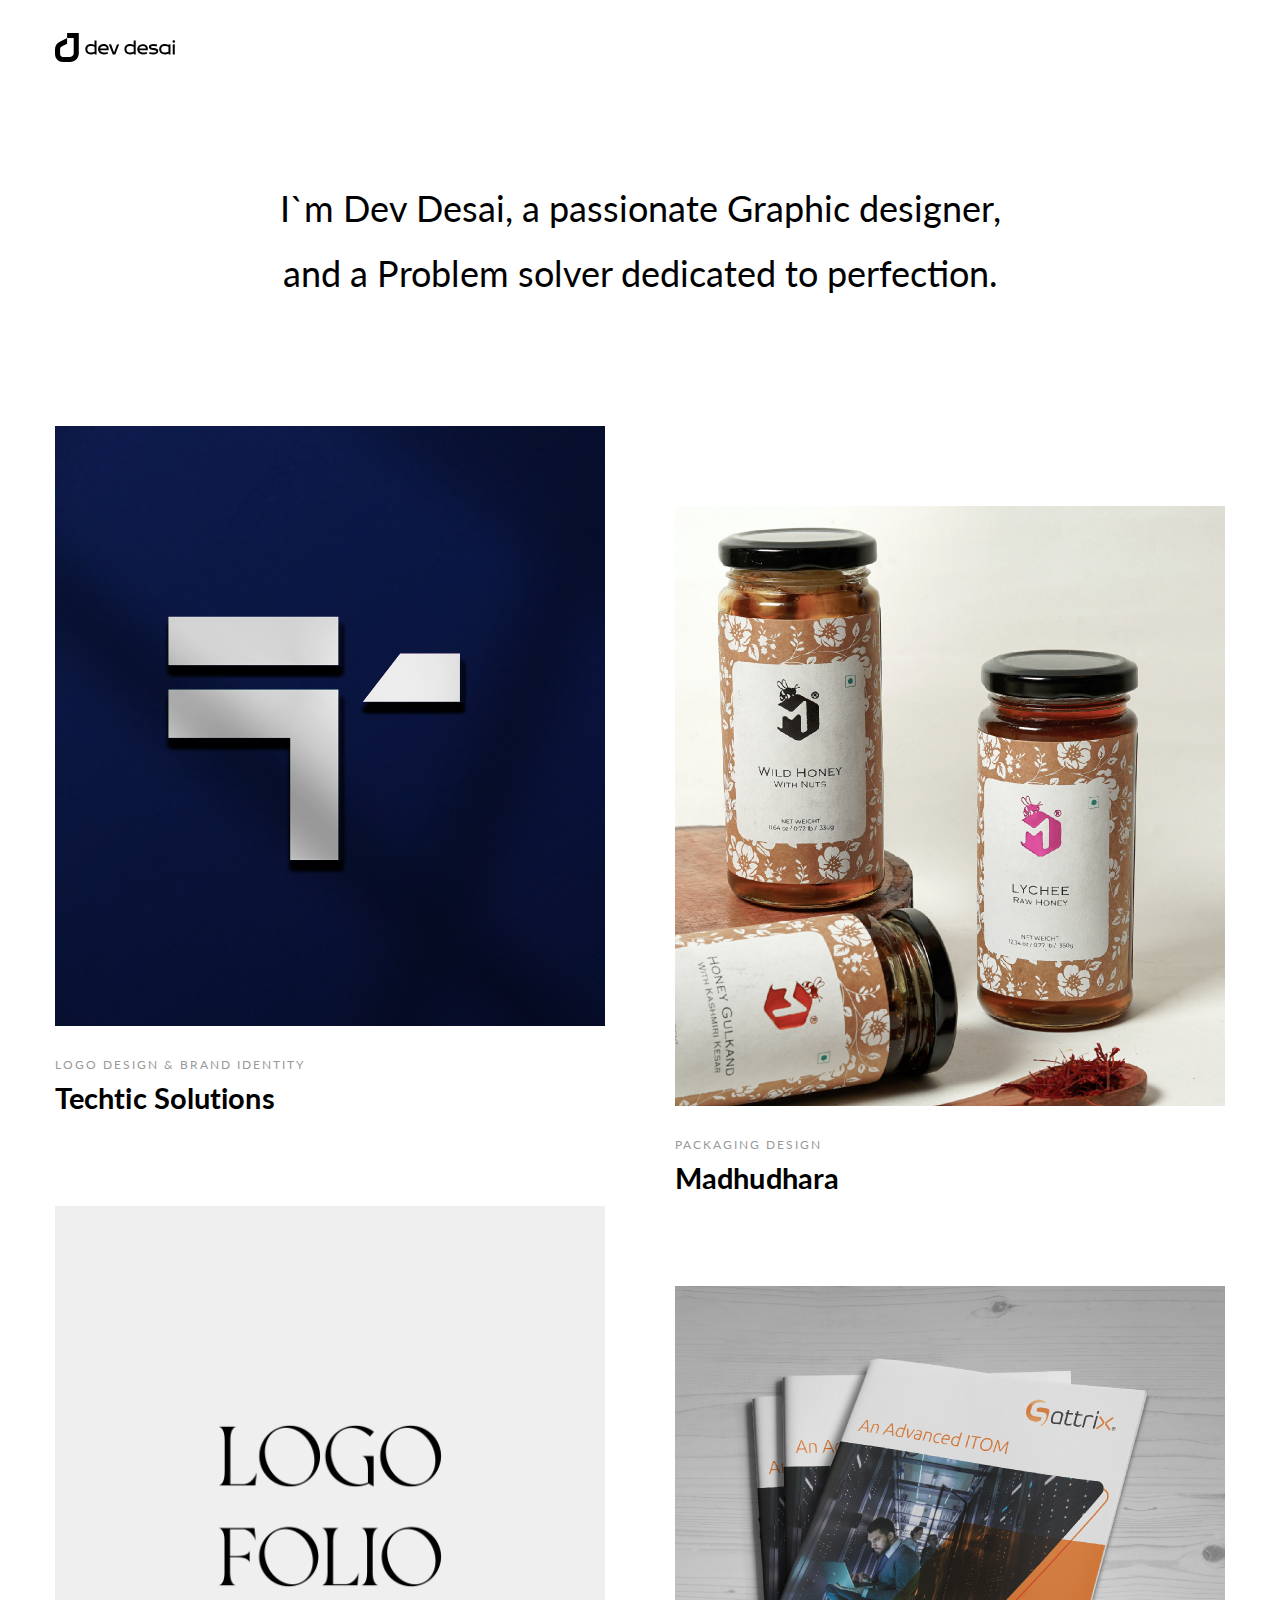
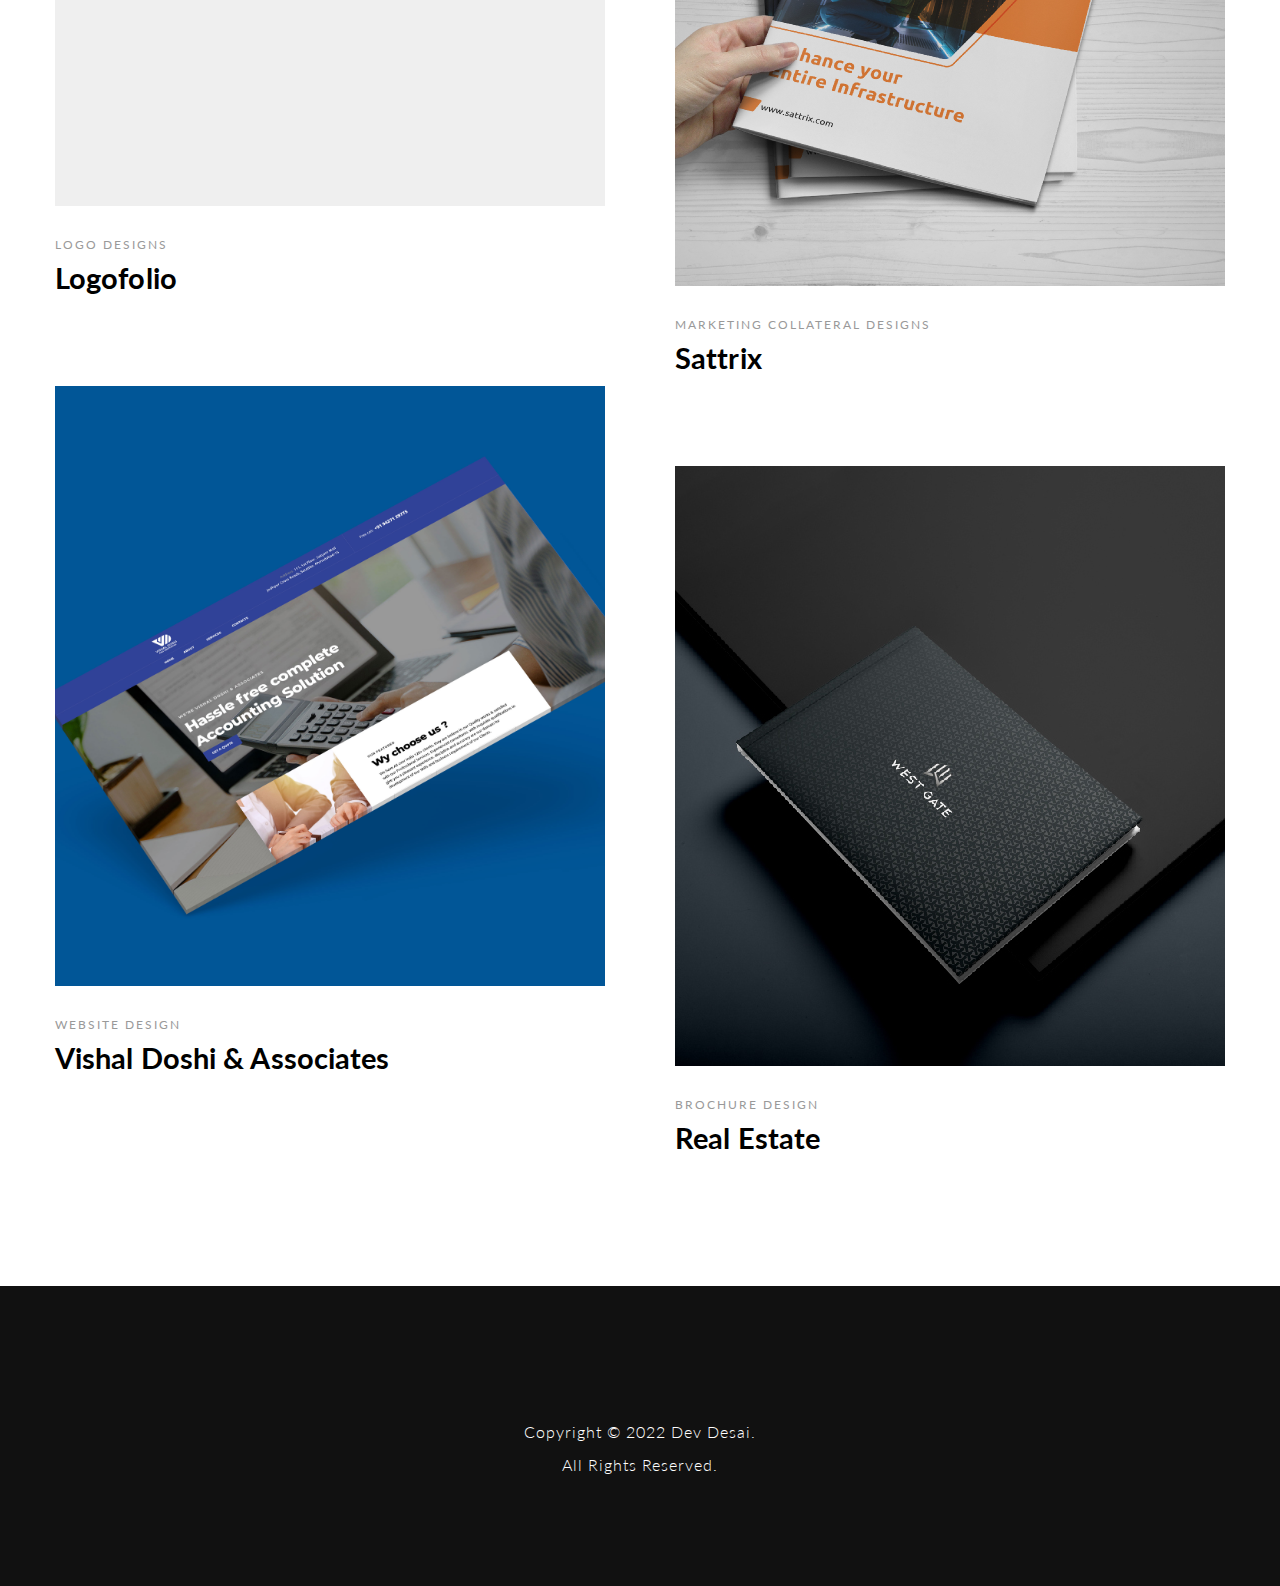
<file: index.html>
<!DOCTYPE html>
<html lang="en">
<head>
	<!-- Metas -->
	<meta charset="UTF-8">
	<meta name="viewport" content="width=device-width, initial-scale=1.0, maximum-scale=1.0, user-scalable=0">
	<title>Dev Desai- Creative Graphic Designer</title>

	<!-- External CSS -->
	<link rel="stylesheet" href="assets/css/fontawesome-all.min.css">
	<link rel="stylesheet" href="assets/css/themify-icons.css">

	<!-- Custom CSS -->
	<link rel="stylesheet" href="assets/css/main.css">
	<link rel="stylesheet" href="assets/css/colors.css">
	<link rel="stylesheet" href="assets/css/responsive.css">

	<!-- Google Fonts -->
	<link href="https://fonts.googleapis.com/css?family=Lato:300,400,700,900" rel="stylesheet">

	<!-- Favicon -->
	<link rel="icon" href="assets/img/favicon.png">
</head>

<body>

	<div class="container">

		<!-- Header -->

		<header class="main-header">

			<a href="index.html" class="logo">
				<img src="assets/img/logo.svg" alt="logo">
			</a>

			

		</header> <!-- /header -->

		<div class="clearfix"></div>

	</div> <!-- /.container -->

	<!-- Main -->
	<main>
		
		<div class="container">

			<section class="hero-personal">

				<h1>I`m Dev Desai, a passionate Graphic designer, and a Problem solver dedicated to perfection.</h1>

			</section> <!-- /.hero-personal -->

			<section class="irregular-grid">

				<a href="techtic.html">
					<div class="portfolio-item">
						<img src="assets/img/techtic/techtic_hero_img.jpg" alt="" class="img-cover">
						<div class="portfolio-item-info">
							<h3 class="portfolio-item-category">Logo Design & Brand Identity</h3>
							<h2 class="portfolio-item-title">Techtic Solutions</h2>
						</div>
					</div>
				</a>

				<a href="madhudhara.html">
					<div class="portfolio-item">
						<img src="assets/img/madhudhra/madhudhra_hero_img.jpg" alt="" class="img-cover">
						<div class="portfolio-item-info">
							<h3 class="portfolio-item-category">Packaging Design</h3>
							<h2 class="portfolio-item-title">Madhudhara</h2>
						</div>
					</div>
				</a>
				
				<div class="clearfix"></div>

				<a href="logofolio.html">
					<div class="portfolio-item">
						<img src="assets/img/logofolio/logofolio_hero_img.jpg" alt="" class="img-cover">
						<div class="portfolio-item-info">
							<h3 class="portfolio-item-category">Logo Designs</h3>
							<h2 class="portfolio-item-title">Logofolio</h2>
						</div>
					</div>
				</a>

				<a href="sattrix.html">
					<div class="portfolio-item">
						<img src="assets/img/sattrix/sattrix_hero_img.jpg" alt="" class="img-cover">
						<div class="portfolio-item-info">
							<h3 class="portfolio-item-category">Marketing Collateral Designs</h3>
							<h2 class="portfolio-item-title">sattrix</h2>
						</div>
					</div>
				</a>

				<div class="clearfix"></div>

				<a href="vda.html">
					<div class="portfolio-item">
						<img src="assets/img/vda/vda_hero_img.jpg" alt="" class="img-cover">
						<div class="portfolio-item-info">
							<h3 class="portfolio-item-category">Website Design</h3>
							<h2 class="portfolio-item-title">Vishal Doshi & Associates</h2>
						</div>
					</div>
				</a>

				<a href="real-estate.html">
					<div class="portfolio-item">
						<img src="assets/img/real-estate/brochure_hero_img.jpg" alt="" class="img-cover">
						<div class="portfolio-item-info">
							<h3 class="portfolio-item-category">Brochure Design</h3>
							<h2 class="portfolio-item-title">Real Estate</h2>
						</div>
					</div>
				</a>

				<div class="clearfix"></div>

			</section> <!-- /.irregular-grid -->

		</div> <!-- /.container -->

	</main> <!-- /main -->

	<!-- Footer -->
	
	<footer class="main-footer">

		<div class="content">

			<div class="copyright-info">
				<p>copyright &#169; 2022 Dev Desai.<br> all rights reserved.</p>
			</div>
			
		</div>
		
	</footer>

	<div class="body-overlay"></div>

	<!-- Script -->
	<script src="assets/js/main.js"></script>

</body>
</html>
</file>
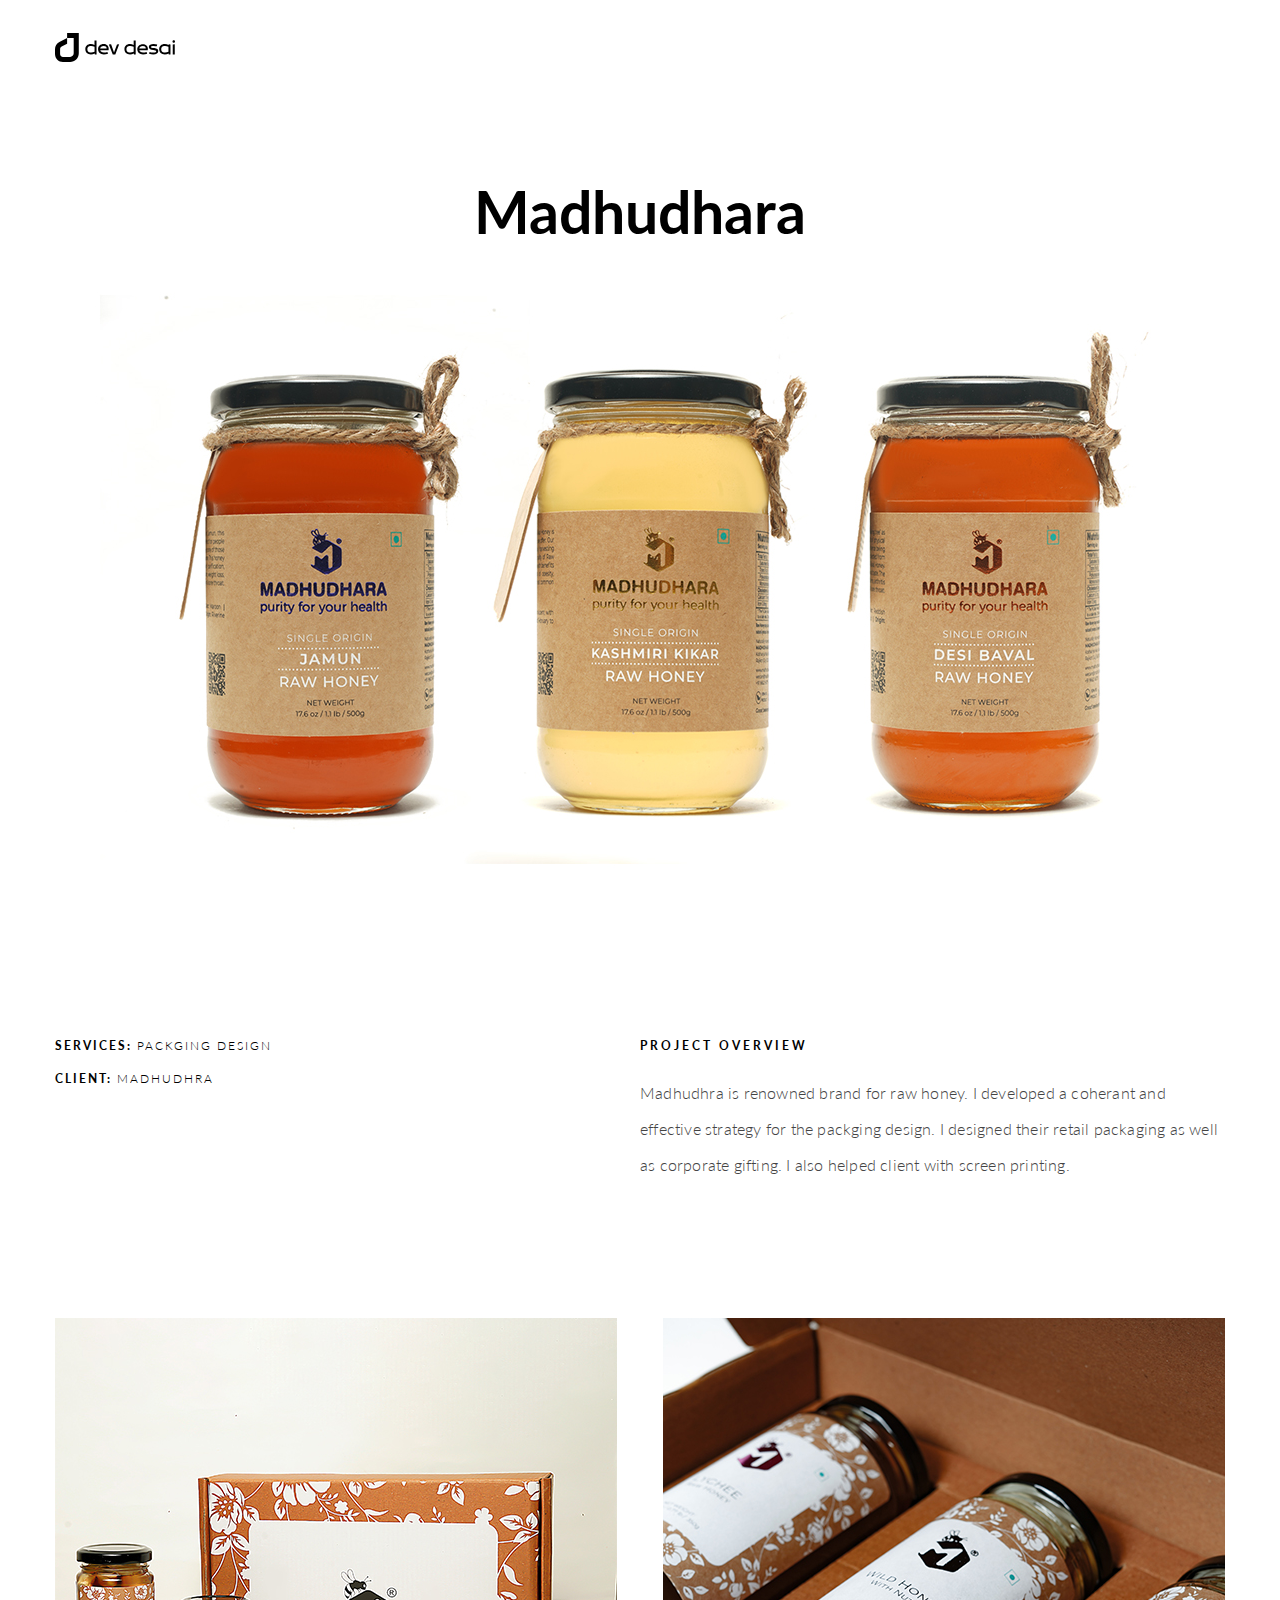
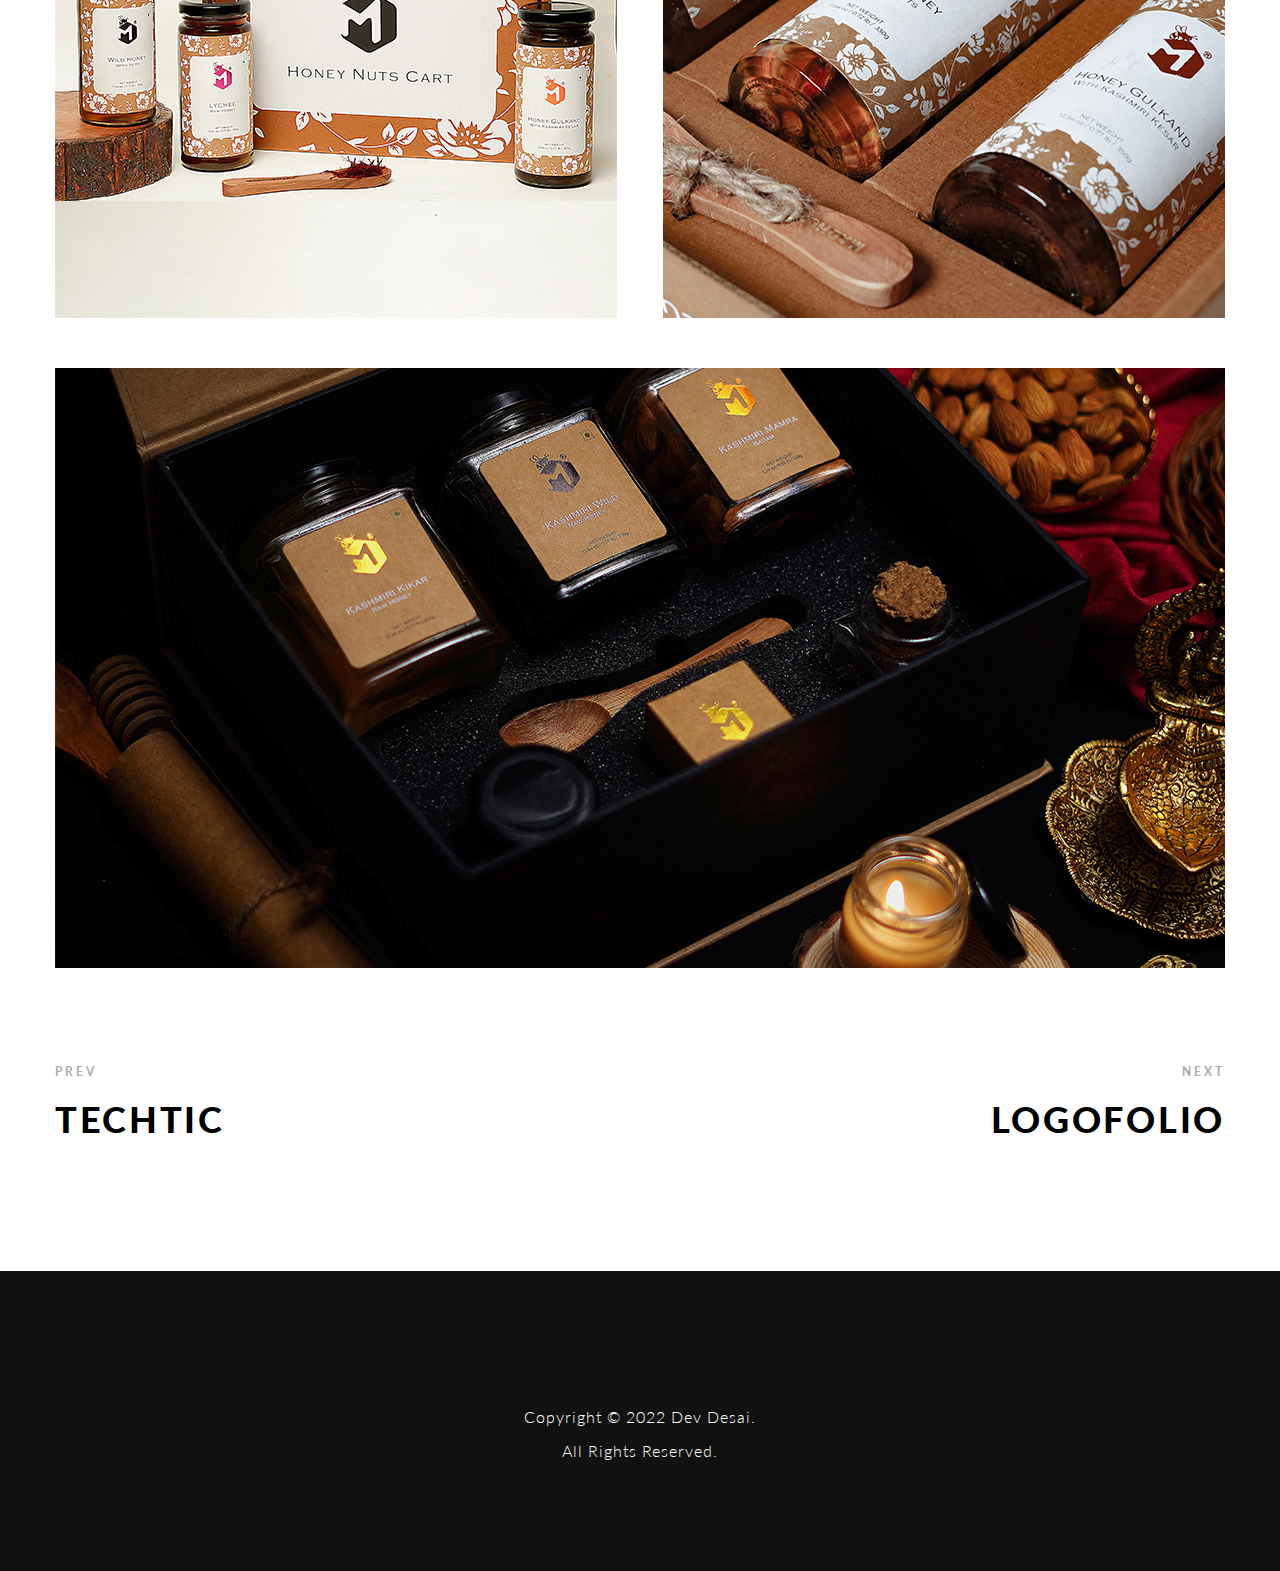
<file: madhudhara.html>
<!DOCTYPE html>
<html lang="en">
<head>
	<!-- Metas -->
	<meta charset="UTF-8">
	<meta name="viewport" content="width=device-width, initial-scale=1.0, maximum-scale=1.0, user-scalable=0">
	<title>Dev Desai- Creative Graphic Designer</title>

	<!-- External CSS -->
	<link rel="stylesheet" href="assets/css/fontawesome-all.min.css">
	<link rel="stylesheet" href="assets/css/themify-icons.css">

	<!-- Custom CSS -->
	<link rel="stylesheet" href="assets/css/main.css">
	<link rel="stylesheet" href="assets/css/colors.css">
	<link rel="stylesheet" href="assets/css/responsive.css">

	<!-- Google Fonts -->
	<link href="https://fonts.googleapis.com/css?family=Lato:300,400,700,900" rel="stylesheet">

	<!-- Favicon -->
	<link rel="icon" href="assets/img/favicon.png">
</head>

<body>

	<div class="container">

		<!-- Header -->

		<header class="main-header">

			<a href="index.html" class="logo">
				<img src="assets/img/logo.svg" alt="logo">
			</a>

			

		</header> <!-- /header -->

		<div class="clearfix"></div>

	</div> <!-- /.container -->

	<!-- Main -->

	<main class="single-project project_06">

		<div class="container">

			<h1>Madhudhara</h1>

			<div class="img-container">
				<img src="assets/img/madhudhra/madhudhra_img_1.jpg" alt="" class="img-cover">
			</div>

			<section class="overview">

				<div class="overview-details">
					
					<div><span>services:</span> Packging Design</div>
					<div><span>client:</span> Madhudhra</div>
					
				</div>

				<div class="content">
					<h2>project overview</h2>
					<p>Madhudhra is renowned brand for raw honey. I developed a coherant and effective strategy for the packging design. I designed their retail packaging as well as corporate gifting. I also helped client with screen printing.</p>
				</div>

				<div class="clearfix"></div>
			
			</section> <!-- .overview -->

			<div class="img-container">
				<img src="assets/img/madhudhra/madhudhra_img_2.jpg" alt="" class="img-cover">
			</div>

			<div class="img-container">
				<img src="assets/img/madhudhra/madhudhra_img_3.jpg" alt="" class="img-cover">
			</div>

			<div class="clearfix"></div>

			<div class="img-container">
				<img src="assets/img/madhudhra/madhudhra_img_5.jpg" alt="" class="img-cover">
			</div>

			

			<div class="projects-nav">
					
				<div class="prev-project">
					<span>prev</span>
					<h2><a href="techtic.html">Techtic</a></h2>
				</div>

				<div class="next-project">
					<span>next</span>
					<h2><a href="logofolio.html">Logofolio</a></h2>
				</div>

				<div class="clearfix"></div>

			</div> <!-- /.projects-nav -->

		</div> <!-- /.container -->

	</main> <!-- /main -->

	<!-- Footer -->
	
	<footer class="main-footer">

		<div class="content">

			<div class="copyright-info">
				<p>copyright &#169; 2022 Dev Desai.<br> all rights reserved.</p>
			</div>
			
		</div>
		
	</footer>

	<div class="body-overlay"></div>

	<!-- Script -->
	<script src="assets/js/main.js"></script>

</body>
</html>
</file>
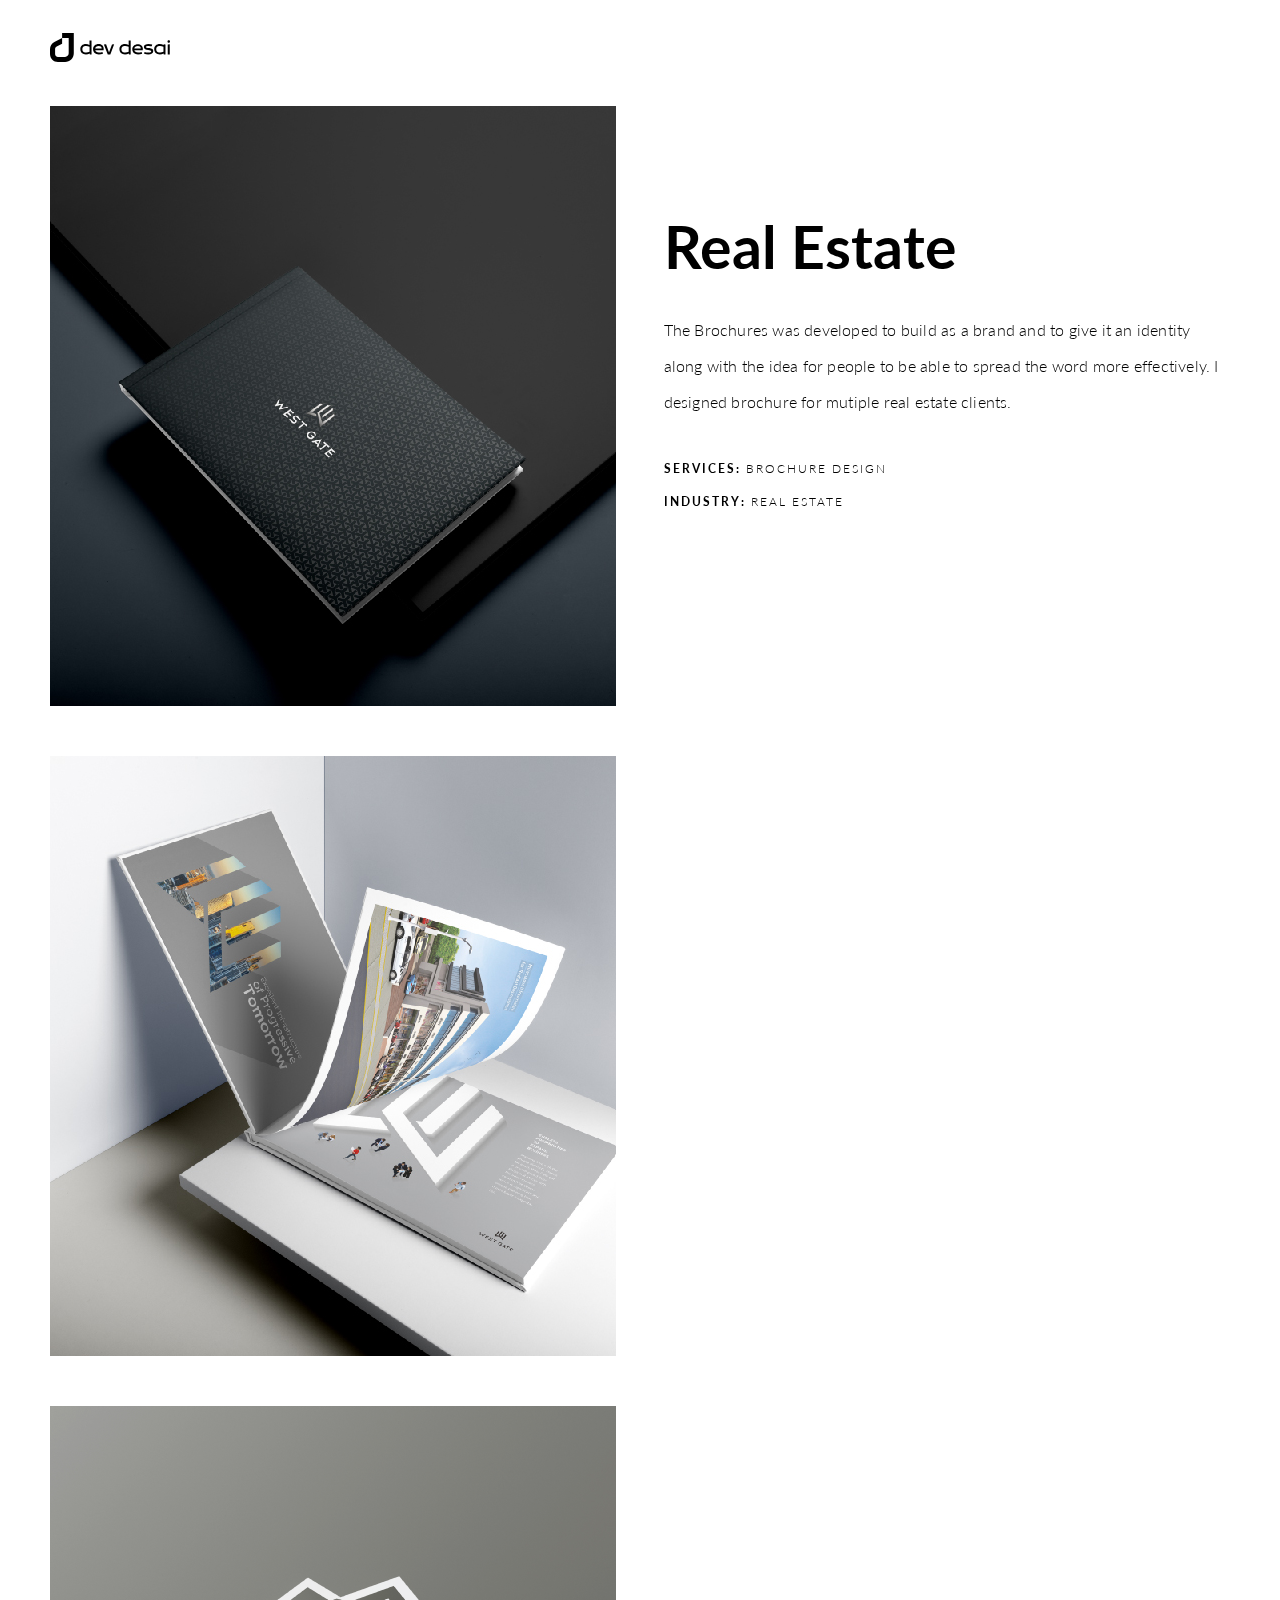
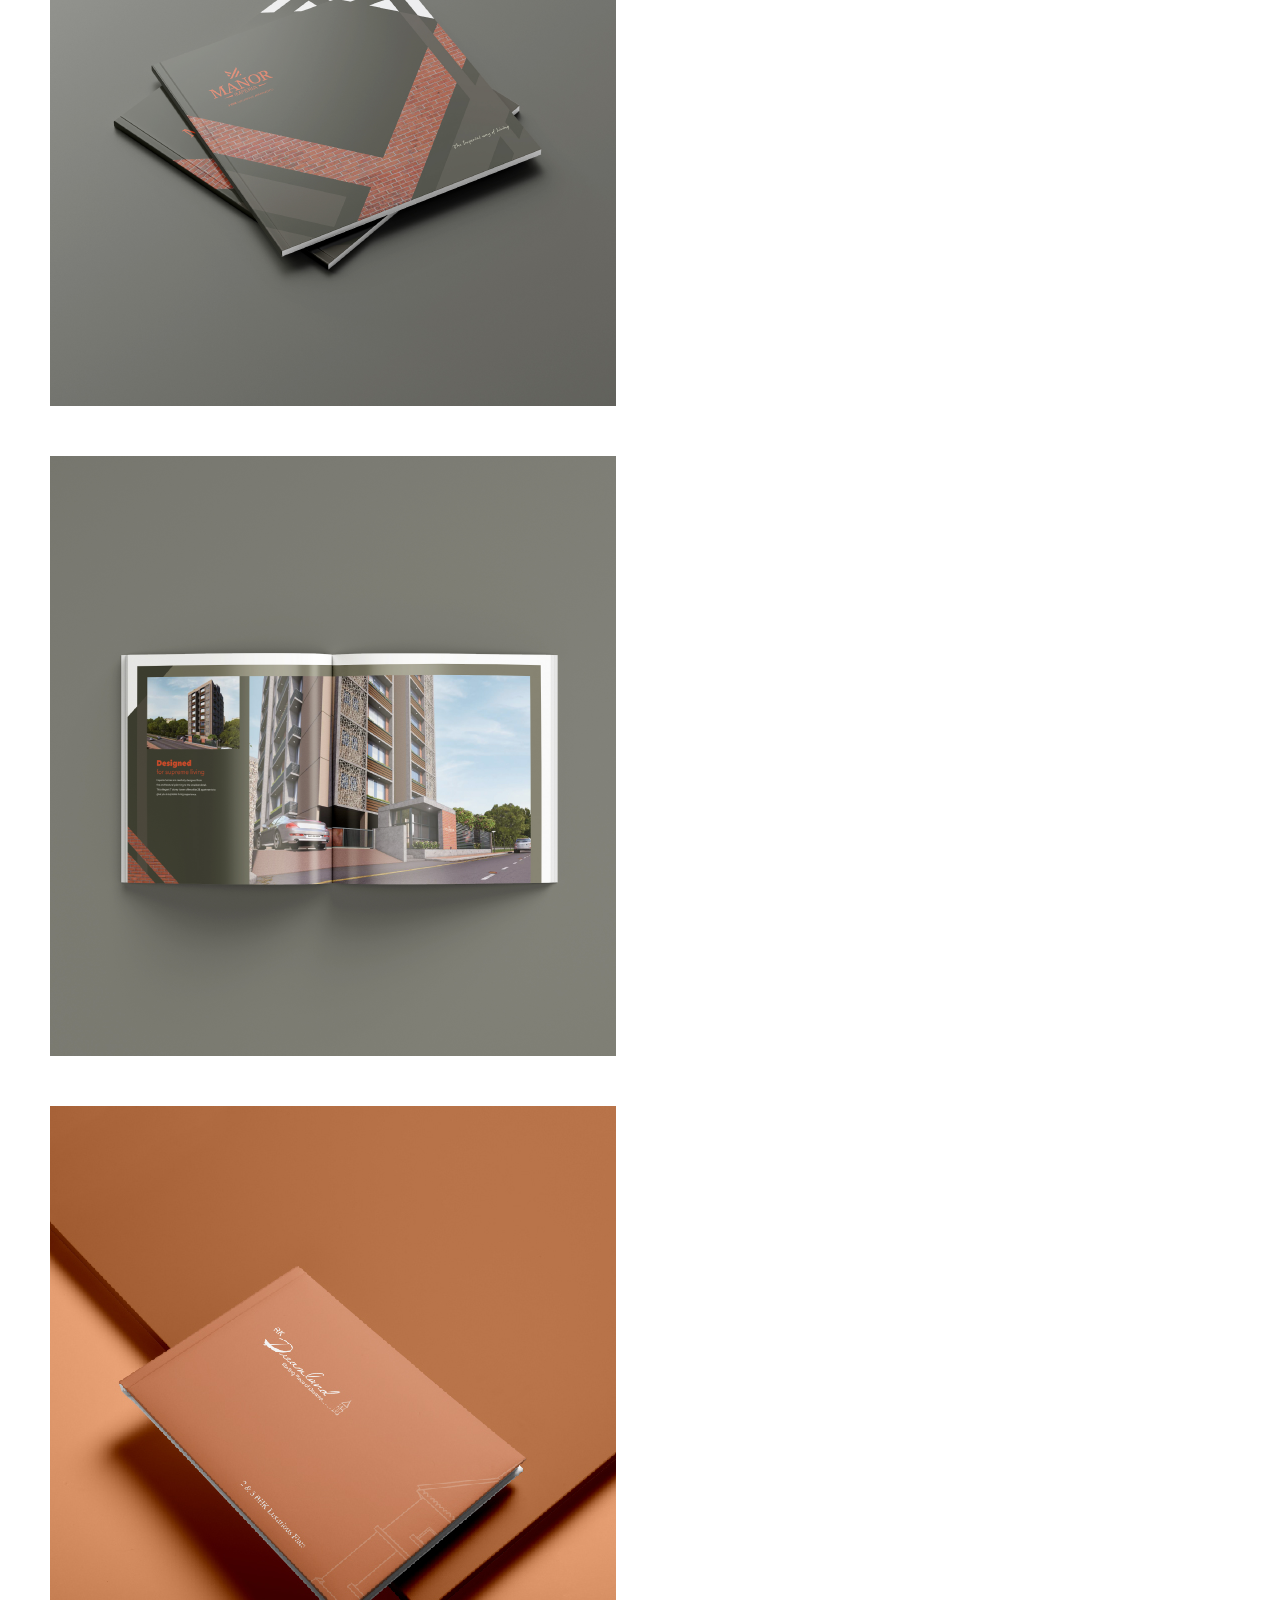
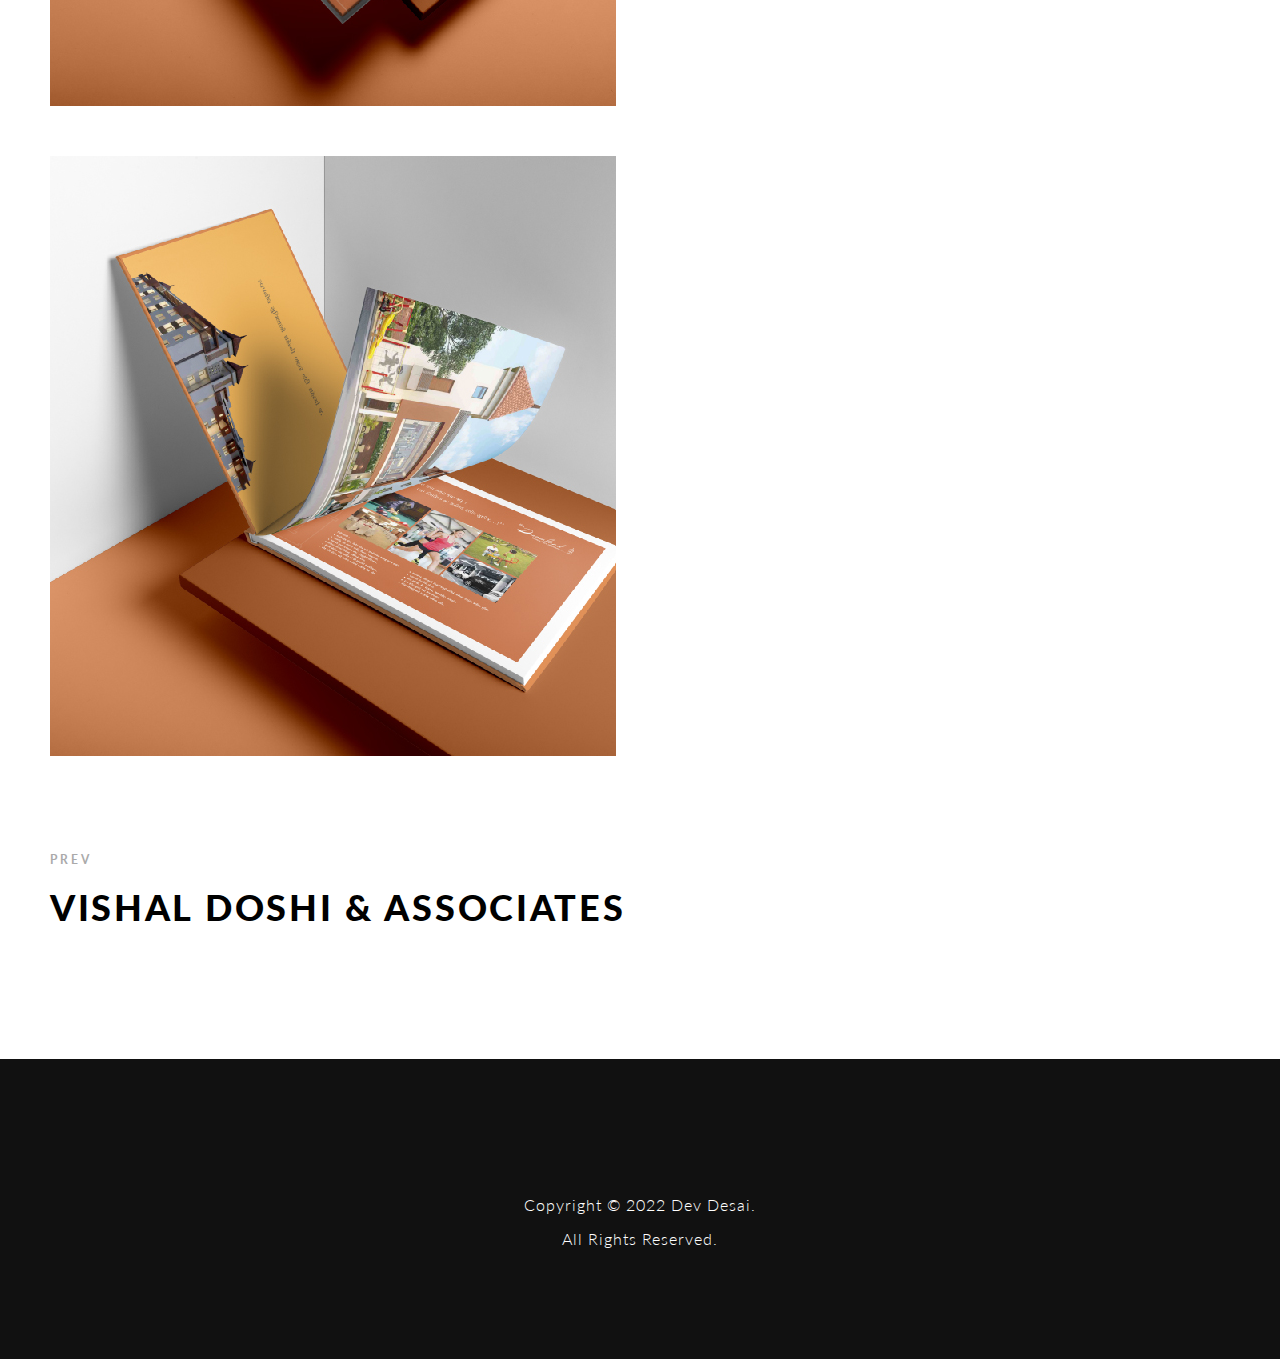
<file: real-estate.html>
<!DOCTYPE html>
<html lang="en">
<head>
	<!-- Metas -->
	<meta charset="UTF-8">
	<meta name="viewport" content="width=device-width, initial-scale=1.0, maximum-scale=1.0, user-scalable=0">
	<title>Dev Desai- Creative Graphic Designer</title>
	<meta name="description" content="Moquin - Creative Portfolio Template">

	<!-- External CSS -->
	<link rel="stylesheet" href="assets/css/fontawesome-all.min.css">
	<link rel="stylesheet" href="assets/css/themify-icons.css">

	<!-- Custom CSS -->
	<link rel="stylesheet" href="assets/css/main.css">
	<link rel="stylesheet" href="assets/css/colors.css">
	<link rel="stylesheet" href="assets/css/responsive.css">

	<!-- Google Fonts -->
	<link href="https://fonts.googleapis.com/css?family=Lato:300,400,700,900" rel="stylesheet">

	<!-- Favicon -->
	<link rel="icon" href="assets/img/favicon.png">
</head>

<body>

	<div class="container-large">
		
		<!-- Header -->

		<header class="main-header">

			<a href="index.html" class="logo">
				<img src="assets/img/logo.svg" alt="logo">
			</a>

		</header> <!-- /header -->

		<div class="clearfix"></div>

		<!-- Main -->

		<main class="single-project project_03">

			<section class="overview">

				<h1>Real Estate</h1>
				<p>The Brochures was developed to build as a brand and to give it an identity along with the idea for people to be able to spread the word more effectively. I designed brochure for mutiple real estate clients.</p>

				<div class="overview-details">
					
					<div><span>services:</span> Brochure Design</div>
					<div><span>Industry:</span> Real Estate</div>
					
				</div>

			</section> <!-- /.overview -->

			<section>
				
				<div class="img-container">
					<img src="assets/img/real-estate/brochure_img_1.jpg" alt=""
					class="img-cover">
				</div>

				<div class="img-container">
					<img src="assets/img/real-estate/brochure_img_2.jpg" alt=""
					class="img-cover">
				</div>

				<div class="img-container">
					<img src="assets/img/real-estate/brochure_img_3.jpg" alt=""
					class="img-cover">
				</div>

				<div class="img-container">
					<img src="assets/img/real-estate/brochure_img_4.jpg" alt=""
					class="img-cover">
				</div>

				<div class="img-container">
					<img src="assets/img/real-estate/brochure_img_5.jpg" alt=""
					class="img-cover">
				</div>

				<div class="img-container">
					<img src="assets/img/real-estate/brochure_img_6.jpg" alt=""
					class="img-cover">
				</div>
				

			</section>

			<div class="clearfix"></div>

		</main> <!-- /main -->

		<div class="projects-nav">

			<div class="prev-project">
				<span>prev</span>
				<h2><a href="vda.html">Vishal Doshi & Associates</a></h2>
			</div>
					
			<div class="clearfix"></div>

		</div> <!-- /.projects-nav -->

	</div> <!-- /.container-large -->

	<!-- Footer -->
	
	<footer class="main-footer">

		<div class="content">

			<div class="copyright-info">
				<p>copyright &#169; 2022 Dev Desai.<br> all rights reserved.</p>
			</div>
			
		</div>
		
	</footer>

	<div class="body-overlay"></div>

	<!-- Script -->
	<script src="assets/js/main.js"></script>

</body>
</html>
</file>
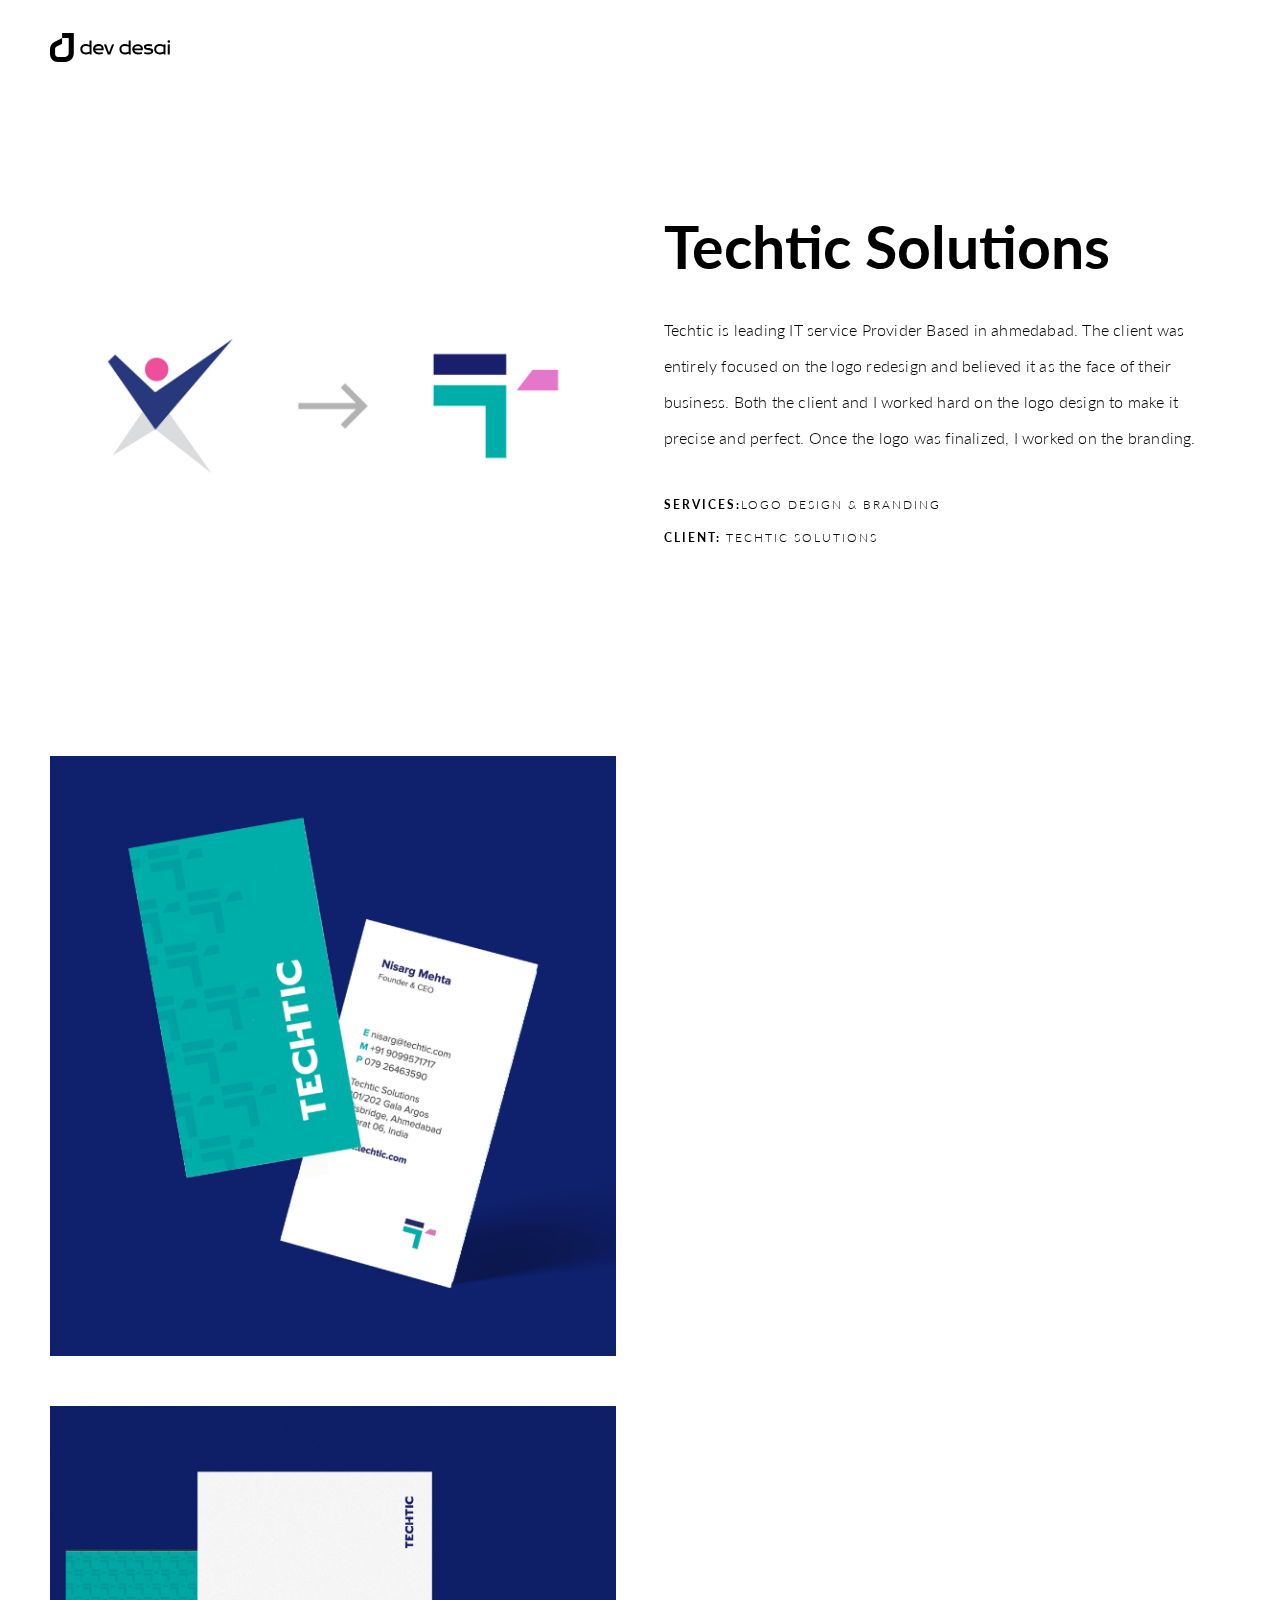
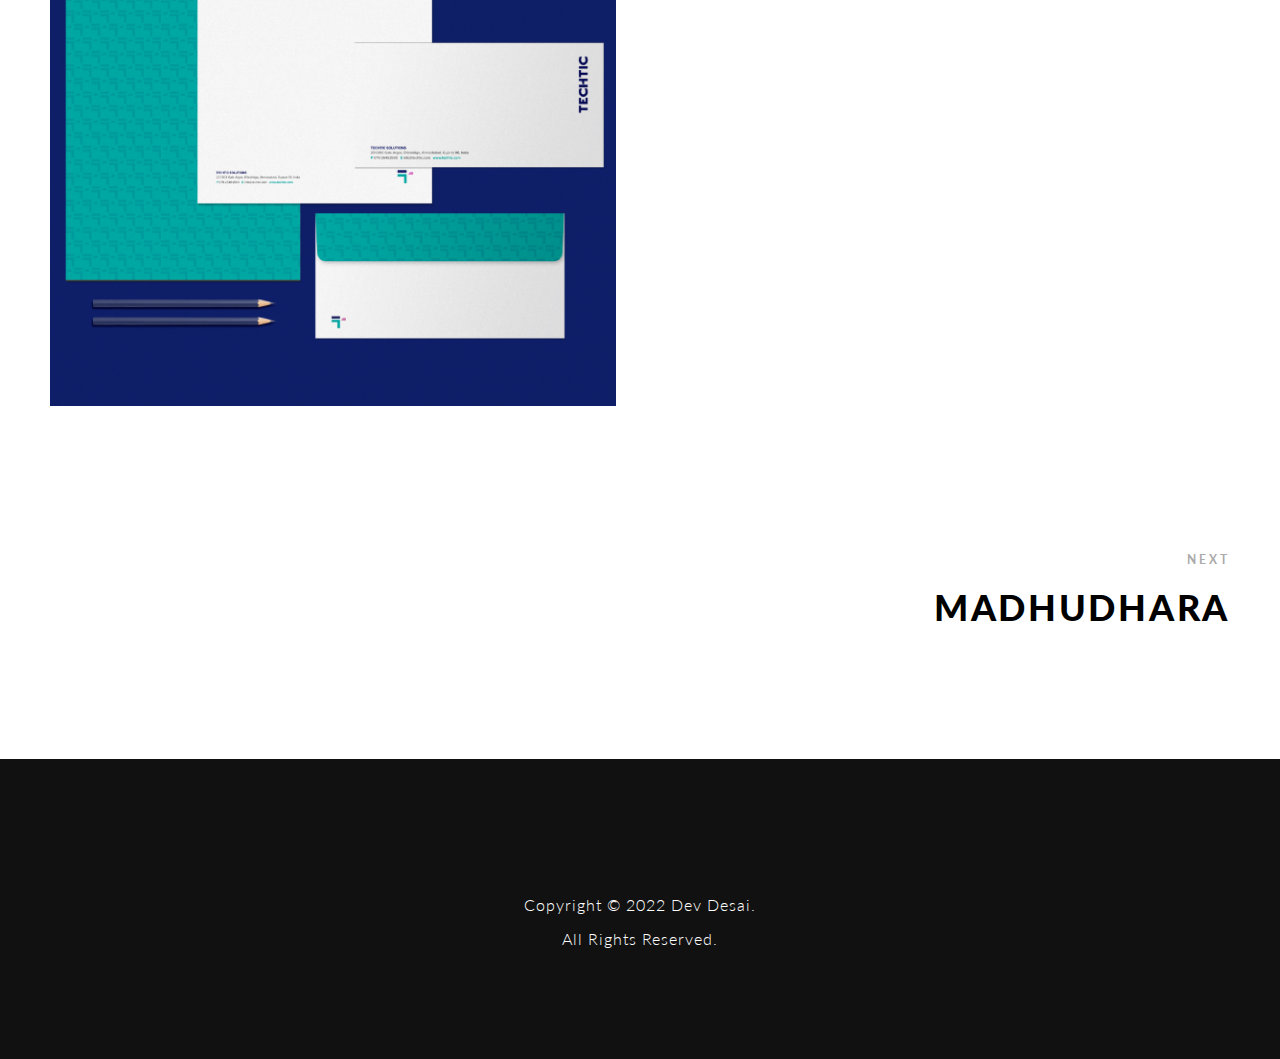
<file: techtic.html>
<!DOCTYPE html>
<html lang="en">
<head>
	<!-- Metas -->
	<meta charset="UTF-8">
	<meta name="viewport" content="width=device-width, initial-scale=1.0, maximum-scale=1.0, user-scalable=0">
	<title>Dev Desai- Creative Graphic Designer</title>
	<meta name="description" content="Moquin - Creative Portfolio Template">

	<!-- External CSS -->
	<link rel="stylesheet" href="assets/css/fontawesome-all.min.css">
	<link rel="stylesheet" href="assets/css/themify-icons.css">

	<!-- Custom CSS -->
	<link rel="stylesheet" href="assets/css/main.css">
	<link rel="stylesheet" href="assets/css/colors.css">
	<link rel="stylesheet" href="assets/css/responsive.css">

	<!-- Google Fonts -->
	<link href="https://fonts.googleapis.com/css?family=Lato:300,400,700,900" rel="stylesheet">

	<!-- Favicon -->
	<link rel="icon" href="assets/img/favicon.png">
</head>

<body>

	<div class="container-large">
		
		<!-- Header -->

		<header class="main-header">

			<a href="index.html" class="logo">
				<img src="assets/img/logo.svg" alt="logo">
			</a>

		</header> <!-- /header -->

		<div class="clearfix"></div>

		<!-- Main -->

		<main class="single-project project_03">

			<section class="overview">

				<h1>Techtic Solutions</h1>
				<p>Techtic is leading IT service Provider Based in ahmedabad. The client was entirely focused on the logo redesign and believed it as the face of their business. Both the client and I worked hard on the logo design to make it precise and perfect. Once the logo was finalized, I worked on the branding.</p>

				<div class="overview-details">
					
					<div><span>services:</span>Logo Design & Branding</div>
					<div><span>client:</span> Techtic Solutions</div>
					
				</div>

			</section> <!-- /.overview -->

			<section>
				
				<div class="img-container">
					<img src="assets/img/techtic/techtic_img_1.jpg" alt=""
					class="img-cover">
				</div>

				<div class="img-container">
					<img src="assets/img/techtic/techtic_img_2.jpg" alt=""
					class="img-cover">
				</div>

				<div class="img-container">
					<img src="assets/img/techtic/techtic_img_3.jpg" alt=""
					class="img-cover">
				</div>

			</section>

			<div class="clearfix"></div>

		</main> <!-- /main -->

		<div class="projects-nav">
					
			<div class="next-project">
				<span>next</span>
				<h2><a href="madhudhara.html">Madhudhara</a></h2>
			</div>

			<div class="clearfix"></div>

		</div> <!-- /.projects-nav -->

	</div> <!-- /.container-large -->

	<!-- Footer -->
	
	<footer class="main-footer">

		<div class="content">

			<div class="copyright-info">
				<p>copyright &#169; 2022 Dev Desai.<br> all rights reserved.</p>
			</div>
			
		</div>
		
	</footer>

	<div class="body-overlay"></div>

	<!-- Script -->
	<script src="assets/js/main.js"></script>

</body>
</html>
</file>
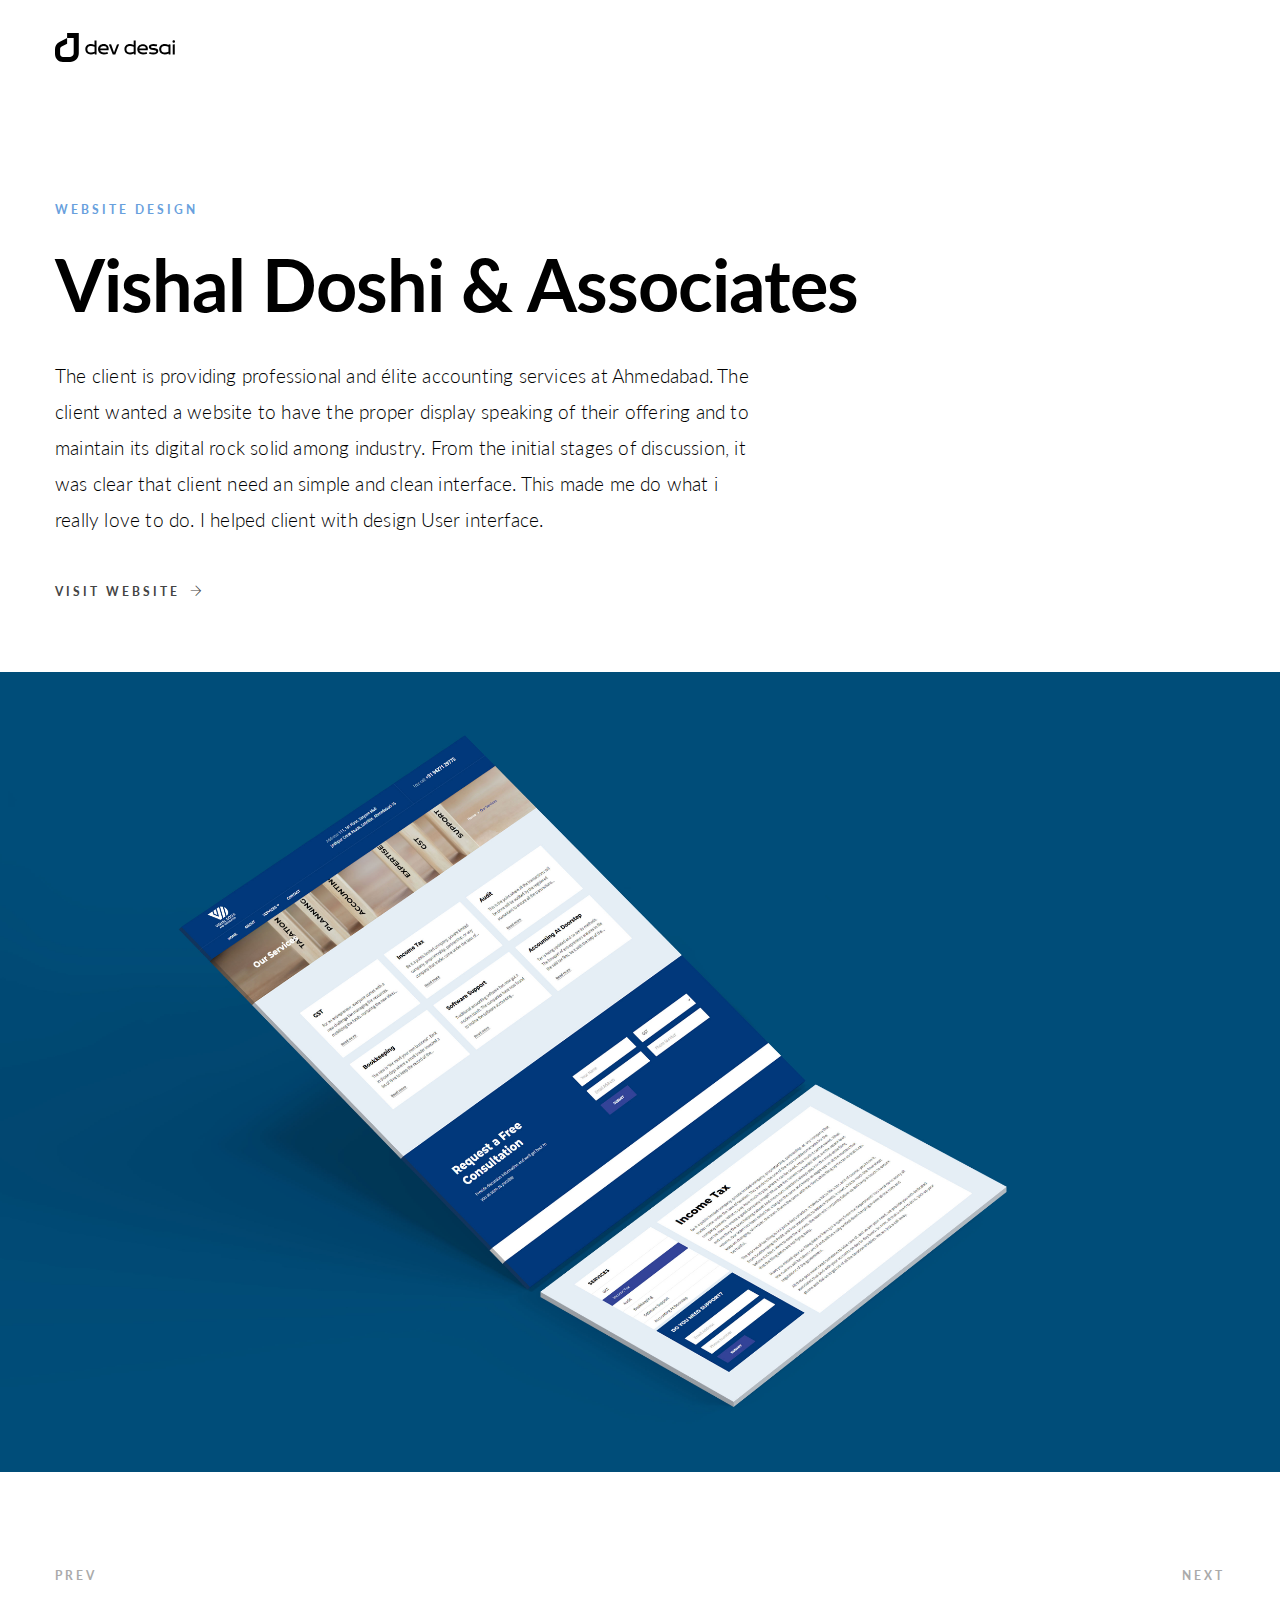
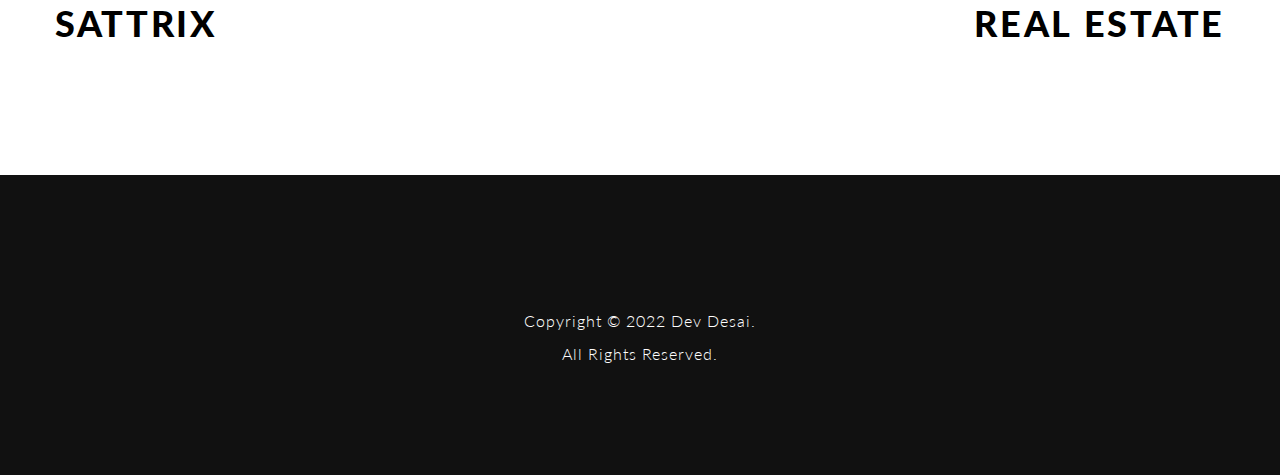
<file: vda.html>
<!DOCTYPE html>
<html lang="en">
<head>
	<!-- Metas -->
	<meta charset="UTF-8">
	<meta name="viewport" content="width=device-width, initial-scale=1.0, maximum-scale=1.0, user-scalable=0">
	<title>Dev Desai- Creative Graphic Designer</title>

	<!-- External CSS -->
	<link rel="stylesheet" href="assets/css/fontawesome-all.min.css">
	<link rel="stylesheet" href="assets/css/themify-icons.css">

	<!-- Custom CSS -->
	<link rel="stylesheet" href="assets/css/main.css">
	<link rel="stylesheet" href="assets/css/colors.css">
	<link rel="stylesheet" href="assets/css/responsive.css">

	<!-- Google Fonts -->
	<link href="https://fonts.googleapis.com/css?family=Lato:300,400,700,900" rel="stylesheet">

	<!-- Favicon -->
	<link rel="icon" href="assets/img/favicon.png">
</head>

<body>

	<div class="container">

		<!-- Header -->

		<header class="main-header">

			<a href="index.html" class="logo">
				<img src="assets/img/logo.svg" alt="logo">
			</a>

			

		</header> <!-- /header -->

		<div class="clearfix"></div>

	</div> <!-- /.container -->

	<!-- Main -->

	<main class="single-project project_05">
		
		<section class="overview">

			<div class="container">

				<header>
					<span class="project-services">website design</span>
					<h1 class="project-title">Vishal Doshi & Associates</h1>
				</header>

				<p>The client is providing professional and élite accounting services at Ahmedabad. The client wanted a website to have the proper display speaking of their offering and to maintain its digital rock solid among industry. From the initial stages of discussion, it was clear that client need an simple and clean interface. This made me do what i really love to do. I helped client with design User interface. </p>
				<a href="https://www.vishaldoshi.com/" class="read-more-link">visit website<i class="ti-arrow-right"></i></a>

			</div> <!-- /.container -->
		</section> <!-- /.overview -->

		<img src="assets/img/vda/vda_img_1.jpg" alt="" class="img-responsive">
				
			<div class="container">

			<div class="projects-nav">

				<div class="prev-project">
					<span>prev</span>
					<h2><a href="sattrix.html">Sattrix</a></h2>
				</div>
					
				<div class="next-project">
					<span>next</span>
					<h2><a href="real-estate.html">Real Estate</a></h2>
				</div>

				<div class="clearfix"></div>

			</div> <!-- /.projects-nav -->

		</div> <!-- /.container -->

	</main> <!-- /main -->

	<!-- Footer -->
	
	<footer class="main-footer">

		<div class="content">

			<div class="copyright-info">
				<p>copyright &#169; 2022 Dev Desai.<br> all rights reserved.</p>
			</div>
			
		</div>
		
	</footer>

	<div class="body-overlay"></div>

	<!-- Script -->
	<script src="assets/js/main.js"></script>

</body>
</html>
</file>
<file: assets/css/themify-icons.css>
@font-face {
	font-family: 'themify';
	src:url('../webfonts/themify.eot?-fvbane');
	src:url('../webfonts/themify.eot?#iefix-fvbane') format('embedded-opentype'),
		url('../webfonts/themify.woff?-fvbane') format('woff'),
		url('../webfonts/themify.ttf?-fvbane') format('truetype'),
		url('../webfonts/themify.svg?-fvbane#themify') format('svg');
	font-weight: normal;
	font-style: normal;
}

[class^="ti-"], [class*=" ti-"] {
	font-family: 'themify';
	speak: none;
	font-style: normal;
	font-weight: normal;
	font-variant: normal;
	text-transform: none;
	line-height: 1;

	/* Better Font Rendering =========== */
	-webkit-font-smoothing: antialiased;
	-moz-osx-font-smoothing: grayscale;
}

.ti-wand:before {
	content: "\e600";
}
.ti-volume:before {
	content: "\e601";
}
.ti-user:before {
	content: "\e602";
}
.ti-unlock:before {
	content: "\e603";
}
.ti-unlink:before {
	content: "\e604";
}
.ti-trash:before {
	content: "\e605";
}
.ti-thought:before {
	content: "\e606";
}
.ti-target:before {
	content: "\e607";
}
.ti-tag:before {
	content: "\e608";
}
.ti-tablet:before {
	content: "\e609";
}
.ti-star:before {
	content: "\e60a";
}
.ti-spray:before {
	content: "\e60b";
}
.ti-signal:before {
	content: "\e60c";
}
.ti-shopping-cart:before {
	content: "\e60d";
}
.ti-shopping-cart-full:before {
	content: "\e60e";
}
.ti-settings:before {
	content: "\e60f";
}
.ti-search:before {
	content: "\e610";
}
.ti-zoom-in:before {
	content: "\e611";
}
.ti-zoom-out:before {
	content: "\e612";
}
.ti-cut:before {
	content: "\e613";
}
.ti-ruler:before {
	content: "\e614";
}
.ti-ruler-pencil:before {
	content: "\e615";
}
.ti-ruler-alt:before {
	content: "\e616";
}
.ti-bookmark:before {
	content: "\e617";
}
.ti-bookmark-alt:before {
	content: "\e618";
}
.ti-reload:before {
	content: "\e619";
}
.ti-plus:before {
	content: "\e61a";
}
.ti-pin:before {
	content: "\e61b";
}
.ti-pencil:before {
	content: "\e61c";
}
.ti-pencil-alt:before {
	content: "\e61d";
}
.ti-paint-roller:before {
	content: "\e61e";
}
.ti-paint-bucket:before {
	content: "\e61f";
}
.ti-na:before {
	content: "\e620";
}
.ti-mobile:before {
	content: "\e621";
}
.ti-minus:before {
	content: "\e622";
}
.ti-medall:before {
	content: "\e623";
}
.ti-medall-alt:before {
	content: "\e624";
}
.ti-marker:before {
	content: "\e625";
}
.ti-marker-alt:before {
	content: "\e626";
}
.ti-arrow-up:before {
	content: "\e627";
}
.ti-arrow-right:before {
	content: "\e628";
}
.ti-arrow-left:before {
	content: "\e629";
}
.ti-arrow-down:before {
	content: "\e62a";
}
.ti-lock:before {
	content: "\e62b";
}
.ti-location-arrow:before {
	content: "\e62c";
}
.ti-link:before {
	content: "\e62d";
}
.ti-layout:before {
	content: "\e62e";
}
.ti-layers:before {
	content: "\e62f";
}
.ti-layers-alt:before {
	content: "\e630";
}
.ti-key:before {
	content: "\e631";
}
.ti-import:before {
	content: "\e632";
}
.ti-image:before {
	content: "\e633";
}
.ti-heart:before {
	content: "\e634";
}
.ti-heart-broken:before {
	content: "\e635";
}
.ti-hand-stop:before {
	content: "\e636";
}
.ti-hand-open:before {
	content: "\e637";
}
.ti-hand-drag:before {
	content: "\e638";
}
.ti-folder:before {
	content: "\e639";
}
.ti-flag:before {
	content: "\e63a";
}
.ti-flag-alt:before {
	content: "\e63b";
}
.ti-flag-alt-2:before {
	content: "\e63c";
}
.ti-eye:before {
	content: "\e63d";
}
.ti-export:before {
	content: "\e63e";
}
.ti-exchange-vertical:before {
	content: "\e63f";
}
.ti-desktop:before {
	content: "\e640";
}
.ti-cup:before {
	content: "\e641";
}
.ti-crown:before {
	content: "\e642";
}
.ti-comments:before {
	content: "\e643";
}
.ti-comment:before {
	content: "\e644";
}
.ti-comment-alt:before {
	content: "\e645";
}
.ti-close:before {
	content: "\e646";
}
.ti-clip:before {
	content: "\e647";
}
.ti-angle-up:before {
	content: "\e648";
}
.ti-angle-right:before {
	content: "\e649";
}
.ti-angle-left:before {
	content: "\e64a";
}
.ti-angle-down:before {
	content: "\e64b";
}
.ti-check:before {
	content: "\e64c";
}
.ti-check-box:before {
	content: "\e64d";
}
.ti-camera:before {
	content: "\e64e";
}
.ti-announcement:before {
	content: "\e64f";
}
.ti-brush:before {
	content: "\e650";
}
.ti-briefcase:before {
	content: "\e651";
}
.ti-bolt:before {
	content: "\e652";
}
.ti-bolt-alt:before {
	content: "\e653";
}
.ti-blackboard:before {
	content: "\e654";
}
.ti-bag:before {
	content: "\e655";
}
.ti-move:before {
	content: "\e656";
}
.ti-arrows-vertical:before {
	content: "\e657";
}
.ti-arrows-horizontal:before {
	content: "\e658";
}
.ti-fullscreen:before {
	content: "\e659";
}
.ti-arrow-top-right:before {
	content: "\e65a";
}
.ti-arrow-top-left:before {
	content: "\e65b";
}
.ti-arrow-circle-up:before {
	content: "\e65c";
}
.ti-arrow-circle-right:before {
	content: "\e65d";
}
.ti-arrow-circle-left:before {
	content: "\e65e";
}
.ti-arrow-circle-down:before {
	content: "\e65f";
}
.ti-angle-double-up:before {
	content: "\e660";
}
.ti-angle-double-right:before {
	content: "\e661";
}
.ti-angle-double-left:before {
	content: "\e662";
}
.ti-angle-double-down:before {
	content: "\e663";
}
.ti-zip:before {
	content: "\e664";
}
.ti-world:before {
	content: "\e665";
}
.ti-wheelchair:before {
	content: "\e666";
}
.ti-view-list:before {
	content: "\e667";
}
.ti-view-list-alt:before {
	content: "\e668";
}
.ti-view-grid:before {
	content: "\e669";
}
.ti-uppercase:before {
	content: "\e66a";
}
.ti-upload:before {
	content: "\e66b";
}
.ti-underline:before {
	content: "\e66c";
}
.ti-truck:before {
	content: "\e66d";
}
.ti-timer:before {
	content: "\e66e";
}
.ti-ticket:before {
	content: "\e66f";
}
.ti-thumb-up:before {
	content: "\e670";
}
.ti-thumb-down:before {
	content: "\e671";
}
.ti-text:before {
	content: "\e672";
}
.ti-stats-up:before {
	content: "\e673";
}
.ti-stats-down:before {
	content: "\e674";
}
.ti-split-v:before {
	content: "\e675";
}
.ti-split-h:before {
	content: "\e676";
}
.ti-smallcap:before {
	content: "\e677";
}
.ti-shine:before {
	content: "\e678";
}
.ti-shift-right:before {
	content: "\e679";
}
.ti-shift-left:before {
	content: "\e67a";
}
.ti-shield:before {
	content: "\e67b";
}
.ti-notepad:before {
	content: "\e67c";
}
.ti-server:before {
	content: "\e67d";
}
.ti-quote-right:before {
	content: "\e67e";
}
.ti-quote-left:before {
	content: "\e67f";
}
.ti-pulse:before {
	content: "\e680";
}
.ti-printer:before {
	content: "\e681";
}
.ti-power-off:before {
	content: "\e682";
}
.ti-plug:before {
	content: "\e683";
}
.ti-pie-chart:before {
	content: "\e684";
}
.ti-paragraph:before {
	content: "\e685";
}
.ti-panel:before {
	content: "\e686";
}
.ti-package:before {
	content: "\e687";
}
.ti-music:before {
	content: "\e688";
}
.ti-music-alt:before {
	content: "\e689";
}
.ti-mouse:before {
	content: "\e68a";
}
.ti-mouse-alt:before {
	content: "\e68b";
}
.ti-money:before {
	content: "\e68c";
}
.ti-microphone:before {
	content: "\e68d";
}
.ti-menu:before {
	content: "\e68e";
}
.ti-menu-alt:before {
	content: "\e68f";
}
.ti-map:before {
	content: "\e690";
}
.ti-map-alt:before {
	content: "\e691";
}
.ti-loop:before {
	content: "\e692";
}
.ti-location-pin:before {
	content: "\e693";
}
.ti-list:before {
	content: "\e694";
}
.ti-light-bulb:before {
	content: "\e695";
}
.ti-Italic:before {
	content: "\e696";
}
.ti-info:before {
	content: "\e697";
}
.ti-infinite:before {
	content: "\e698";
}
.ti-id-badge:before {
	content: "\e699";
}
.ti-hummer:before {
	content: "\e69a";
}
.ti-home:before {
	content: "\e69b";
}
.ti-help:before {
	content: "\e69c";
}
.ti-headphone:before {
	content: "\e69d";
}
.ti-harddrives:before {
	content: "\e69e";
}
.ti-harddrive:before {
	content: "\e69f";
}
.ti-gift:before {
	content: "\e6a0";
}
.ti-game:before {
	content: "\e6a1";
}
.ti-filter:before {
	content: "\e6a2";
}
.ti-files:before {
	content: "\e6a3";
}
.ti-file:before {
	content: "\e6a4";
}
.ti-eraser:before {
	content: "\e6a5";
}
.ti-envelope:before {
	content: "\e6a6";
}
.ti-download:before {
	content: "\e6a7";
}
.ti-direction:before {
	content: "\e6a8";
}
.ti-direction-alt:before {
	content: "\e6a9";
}
.ti-dashboard:before {
	content: "\e6aa";
}
.ti-control-stop:before {
	content: "\e6ab";
}
.ti-control-shuffle:before {
	content: "\e6ac";
}
.ti-control-play:before {
	content: "\e6ad";
}
.ti-control-pause:before {
	content: "\e6ae";
}
.ti-control-forward:before {
	content: "\e6af";
}
.ti-control-backward:before {
	content: "\e6b0";
}
.ti-cloud:before {
	content: "\e6b1";
}
.ti-cloud-up:before {
	content: "\e6b2";
}
.ti-cloud-down:before {
	content: "\e6b3";
}
.ti-clipboard:before {
	content: "\e6b4";
}
.ti-car:before {
	content: "\e6b5";
}
.ti-calendar:before {
	content: "\e6b6";
}
.ti-book:before {
	content: "\e6b7";
}
.ti-bell:before {
	content: "\e6b8";
}
.ti-basketball:before {
	content: "\e6b9";
}
.ti-bar-chart:before {
	content: "\e6ba";
}
.ti-bar-chart-alt:before {
	content: "\e6bb";
}
.ti-back-right:before {
	content: "\e6bc";
}
.ti-back-left:before {
	content: "\e6bd";
}
.ti-arrows-corner:before {
	content: "\e6be";
}
.ti-archive:before {
	content: "\e6bf";
}
.ti-anchor:before {
	content: "\e6c0";
}
.ti-align-right:before {
	content: "\e6c1";
}
.ti-align-left:before {
	content: "\e6c2";
}
.ti-align-justify:before {
	content: "\e6c3";
}
.ti-align-center:before {
	content: "\e6c4";
}
.ti-alert:before {
	content: "\e6c5";
}
.ti-alarm-clock:before {
	content: "\e6c6";
}
.ti-agenda:before {
	content: "\e6c7";
}
.ti-write:before {
	content: "\e6c8";
}
.ti-window:before {
	content: "\e6c9";
}
.ti-widgetized:before {
	content: "\e6ca";
}
.ti-widget:before {
	content: "\e6cb";
}
.ti-widget-alt:before {
	content: "\e6cc";
}
.ti-wallet:before {
	content: "\e6cd";
}
.ti-video-clapper:before {
	content: "\e6ce";
}
.ti-video-camera:before {
	content: "\e6cf";
}
.ti-vector:before {
	content: "\e6d0";
}
.ti-themify-logo:before {
	content: "\e6d1";
}
.ti-themify-favicon:before {
	content: "\e6d2";
}
.ti-themify-favicon-alt:before {
	content: "\e6d3";
}
.ti-support:before {
	content: "\e6d4";
}
.ti-stamp:before {
	content: "\e6d5";
}
.ti-split-v-alt:before {
	content: "\e6d6";
}
.ti-slice:before {
	content: "\e6d7";
}
.ti-shortcode:before {
	content: "\e6d8";
}
.ti-shift-right-alt:before {
	content: "\e6d9";
}
.ti-shift-left-alt:before {
	content: "\e6da";
}
.ti-ruler-alt-2:before {
	content: "\e6db";
}
.ti-receipt:before {
	content: "\e6dc";
}
.ti-pin2:before {
	content: "\e6dd";
}
.ti-pin-alt:before {
	content: "\e6de";
}
.ti-pencil-alt2:before {
	content: "\e6df";
}
.ti-palette:before {
	content: "\e6e0";
}
.ti-more:before {
	content: "\e6e1";
}
.ti-more-alt:before {
	content: "\e6e2";
}
.ti-microphone-alt:before {
	content: "\e6e3";
}
.ti-magnet:before {
	content: "\e6e4";
}
.ti-line-double:before {
	content: "\e6e5";
}
.ti-line-dotted:before {
	content: "\e6e6";
}
.ti-line-dashed:before {
	content: "\e6e7";
}
.ti-layout-width-full:before {
	content: "\e6e8";
}
.ti-layout-width-default:before {
	content: "\e6e9";
}
.ti-layout-width-default-alt:before {
	content: "\e6ea";
}
.ti-layout-tab:before {
	content: "\e6eb";
}
.ti-layout-tab-window:before {
	content: "\e6ec";
}
.ti-layout-tab-v:before {
	content: "\e6ed";
}
.ti-layout-tab-min:before {
	content: "\e6ee";
}
.ti-layout-slider:before {
	content: "\e6ef";
}
.ti-layout-slider-alt:before {
	content: "\e6f0";
}
.ti-layout-sidebar-right:before {
	content: "\e6f1";
}
.ti-layout-sidebar-none:before {
	content: "\e6f2";
}
.ti-layout-sidebar-left:before {
	content: "\e6f3";
}
.ti-layout-placeholder:before {
	content: "\e6f4";
}
.ti-layout-menu:before {
	content: "\e6f5";
}
.ti-layout-menu-v:before {
	content: "\e6f6";
}
.ti-layout-menu-separated:before {
	content: "\e6f7";
}
.ti-layout-menu-full:before {
	content: "\e6f8";
}
.ti-layout-media-right-alt:before {
	content: "\e6f9";
}
.ti-layout-media-right:before {
	content: "\e6fa";
}
.ti-layout-media-overlay:before {
	content: "\e6fb";
}
.ti-layout-media-overlay-alt:before {
	content: "\e6fc";
}
.ti-layout-media-overlay-alt-2:before {
	content: "\e6fd";
}
.ti-layout-media-left-alt:before {
	content: "\e6fe";
}
.ti-layout-media-left:before {
	content: "\e6ff";
}
.ti-layout-media-center-alt:before {
	content: "\e700";
}
.ti-layout-media-center:before {
	content: "\e701";
}
.ti-layout-list-thumb:before {
	content: "\e702";
}
.ti-layout-list-thumb-alt:before {
	content: "\e703";
}
.ti-layout-list-post:before {
	content: "\e704";
}
.ti-layout-list-large-image:before {
	content: "\e705";
}
.ti-layout-line-solid:before {
	content: "\e706";
}
.ti-layout-grid4:before {
	content: "\e707";
}
.ti-layout-grid3:before {
	content: "\e708";
}
.ti-layout-grid2:before {
	content: "\e709";
}
.ti-layout-grid2-thumb:before {
	content: "\e70a";
}
.ti-layout-cta-right:before {
	content: "\e70b";
}
.ti-layout-cta-left:before {
	content: "\e70c";
}
.ti-layout-cta-center:before {
	content: "\e70d";
}
.ti-layout-cta-btn-right:before {
	content: "\e70e";
}
.ti-layout-cta-btn-left:before {
	content: "\e70f";
}
.ti-layout-column4:before {
	content: "\e710";
}
.ti-layout-column3:before {
	content: "\e711";
}
.ti-layout-column2:before {
	content: "\e712";
}
.ti-layout-accordion-separated:before {
	content: "\e713";
}
.ti-layout-accordion-merged:before {
	content: "\e714";
}
.ti-layout-accordion-list:before {
	content: "\e715";
}
.ti-ink-pen:before {
	content: "\e716";
}
.ti-info-alt:before {
	content: "\e717";
}
.ti-help-alt:before {
	content: "\e718";
}
.ti-headphone-alt:before {
	content: "\e719";
}
.ti-hand-point-up:before {
	content: "\e71a";
}
.ti-hand-point-right:before {
	content: "\e71b";
}
.ti-hand-point-left:before {
	content: "\e71c";
}
.ti-hand-point-down:before {
	content: "\e71d";
}
.ti-gallery:before {
	content: "\e71e";
}
.ti-face-smile:before {
	content: "\e71f";
}
.ti-face-sad:before {
	content: "\e720";
}
.ti-credit-card:before {
	content: "\e721";
}
.ti-control-skip-forward:before {
	content: "\e722";
}
.ti-control-skip-backward:before {
	content: "\e723";
}
.ti-control-record:before {
	content: "\e724";
}
.ti-control-eject:before {
	content: "\e725";
}
.ti-comments-smiley:before {
	content: "\e726";
}
.ti-brush-alt:before {
	content: "\e727";
}
.ti-youtube:before {
	content: "\e728";
}
.ti-vimeo:before {
	content: "\e729";
}
.ti-twitter:before {
	content: "\e72a";
}
.ti-time:before {
	content: "\e72b";
}
.ti-tumblr:before {
	content: "\e72c";
}
.ti-skype:before {
	content: "\e72d";
}
.ti-share:before {
	content: "\e72e";
}
.ti-share-alt:before {
	content: "\e72f";
}
.ti-rocket:before {
	content: "\e730";
}
.ti-pinterest:before {
	content: "\e731";
}
.ti-new-window:before {
	content: "\e732";
}
.ti-microsoft:before {
	content: "\e733";
}
.ti-list-ol:before {
	content: "\e734";
}
.ti-linkedin:before {
	content: "\e735";
}
.ti-layout-sidebar-2:before {
	content: "\e736";
}
.ti-layout-grid4-alt:before {
	content: "\e737";
}
.ti-layout-grid3-alt:before {
	content: "\e738";
}
.ti-layout-grid2-alt:before {
	content: "\e739";
}
.ti-layout-column4-alt:before {
	content: "\e73a";
}
.ti-layout-column3-alt:before {
	content: "\e73b";
}
.ti-layout-column2-alt:before {
	content: "\e73c";
}
.ti-instagram:before {
	content: "\e73d";
}
.ti-google:before {
	content: "\e73e";
}
.ti-github:before {
	content: "\e73f";
}
.ti-flickr:before {
	content: "\e740";
}
.ti-facebook:before {
	content: "\e741";
}
.ti-dropbox:before {
	content: "\e742";
}
.ti-dribbble:before {
	content: "\e743";
}
.ti-apple:before {
	content: "\e744";
}
.ti-android:before {
	content: "\e745";
}
.ti-save:before {
	content: "\e746";
}
.ti-save-alt:before {
	content: "\e747";
}
.ti-yahoo:before {
	content: "\e748";
}
.ti-wordpress:before {
	content: "\e749";
}
.ti-vimeo-alt:before {
	content: "\e74a";
}
.ti-twitter-alt:before {
	content: "\e74b";
}
.ti-tumblr-alt:before {
	content: "\e74c";
}
.ti-trello:before {
	content: "\e74d";
}
.ti-stack-overflow:before {
	content: "\e74e";
}
.ti-soundcloud:before {
	content: "\e74f";
}
.ti-sharethis:before {
	content: "\e750";
}
.ti-sharethis-alt:before {
	content: "\e751";
}
.ti-reddit:before {
	content: "\e752";
}
.ti-pinterest-alt:before {
	content: "\e753";
}
.ti-microsoft-alt:before {
	content: "\e754";
}
.ti-linux:before {
	content: "\e755";
}
.ti-jsfiddle:before {
	content: "\e756";
}
.ti-joomla:before {
	content: "\e757";
}
.ti-html5:before {
	content: "\e758";
}
.ti-flickr-alt:before {
	content: "\e759";
}
.ti-email:before {
	content: "\e75a";
}
.ti-drupal:before {
	content: "\e75b";
}
.ti-dropbox-alt:before {
	content: "\e75c";
}
.ti-css3:before {
	content: "\e75d";
}
.ti-rss:before {
	content: "\e75e";
}
.ti-rss-alt:before {
	content: "\e75f";
}
</file>
<file: assets/css/main.css>
/*-----------------------------------------------------
Table of Contents

# General Styles
# Header
# Navigation
	= main-navigaton
	= aside-navigation
# Hero
	= hero-agency
	= hero-personal
	= hero-split-screen
# About
	= agency-about
	= about-us-page 
	= about-me-page
# Portfolio
	= metro
	= irregular-grid
	= portfolio-2-columns
	= portfolio-3-columns
	= portfolio-4-columns
# Portfolio Single Project
	= single-project_01
	= single-project_02
	= single-project_03
	= single-project_04
	= single-project_05
	= single-project_06
# Services
	= services-agency
# Clients
	= clients-agency
# Blog
	= blog-agency
	= blog-page
	= blog-post
# Contact
	= contact-agency
	= contact-page
	= contact-form
 	= contact-me
# Footer
------------------------------------------------------*/

/*-----------------------------------------------------
# General Styles
------------------------------------------------------*/

* {
	box-sizing: border-box;
	margin: 0;
	padding: 0;
	-webkit-font-smoothing: antialiased;
}

html {
	overflow-x: hidden;
	overflow-y: scroll;
}

body {
	font-family: Lato, sans-serif;
	font-size: 100%;
	line-height: 1.5;
}

a {
	text-decoration: none;
	transition: all .2s ease-in-out;
}

.btn-rounded,
.btn-square {
	border: none;
	display: block;
	font-size: .75rem;
	height: 55px;
	letter-spacing: 3px;
	line-height: 55px;
	text-transform: uppercase;
	text-align: center;
	width: 220px;
}

.btn-rounded {
	border-radius: 27.5px;
}

.body-overlay {
	display: block;
	position: absolute;
	top: 0;
	left: -100%;
	bottom: 0;
	right: 0;
	height: 100vh;
	width: 100vw;
	z-index: 3;
	opacity: 0;
	transition: opacity .4s, left 0s .4s;
}

.body-overlay.active {
	left: 0;
	opacity: 1;
	transition: opacity .4s, left 0s;
}

.container {
	max-width: 1170px;
	margin: auto;
	position: relative;
}

.container-large {
	max-width: 1720px;
	margin: auto;
}

.clearfix {
	clear: both;
}

.img-cover  {
    display: block;
    object-fit: cover;
    height: 100%;
    width: 100%;
}

.img-responsive{
    display: block;
    max-width: 100%;
    height: auto;
}

.read-more-link {
	font-size: .75rem;
	font-weight: 700;
	letter-spacing: 3px;
	text-transform: uppercase;
}

/*-----------------------------------------------------
# Header
------------------------------------------------------*/

.main-header {
	height: 100px;
	line-height: 100px;
	position: relative;
}

.logo {
	float: left;
	margin-top: 6px;
	width: 120px;
}

.logo-alt {
	font-size: 2.5rem;
	font-weight: 700;
	text-transform: uppercase;
	line-height: normal;
	position: absolute;
	transform: translateX(-50%);
	top: 30px;
	left: 50%;
}
/*-----------------------------------------------------
# Navigation
------------------------------------------------------*/

/* =============== = main-navigation =============== */

.navigation {
	float: right;
}

.navigation li {
	list-style: none;
	float: left;
	margin-left: 50px;
}

.navigation li a {
	font-size: .75rem;
	text-transform: uppercase;
	letter-spacing: 2.5px;
}

.navigation .sub-nav {
	box-shadow: 0 5px 10px rgba(0,0,0,.1);
	display: none;
	line-height: 30px;
	min-width: 200px;
	padding-top: 5px;
	position: absolute;
	transition: all 1s ease-in-out;
	text-align: left;
	top: 100px;
	z-index: 999;
}

.navigation .sub-nav li {
	position: relative;
}

.navigation .sub-nav .sub-nav {
	left: 100%;
	top: 0;
}

.navigation li:hover > .sub-nav {
	display: block;
}

 .navigation .sub-nav li {
	float: none;
	margin-left: 0;
	border-bottom: 1px solid #eee;
}

.navigation .sub-nav li a {
	display: inline-block;
	font-size: .65rem;
	text-transform: uppercase;
	letter-spacing: 2px;
	padding: 7px 25px;
}

.open-nav {
	display: none;
	position: absolute;
	transform: translateY(-50%);
	top: 50%;
	right: 0;
	height: 22px;
	width: 28px;
	z-index: 1;
}

.open-nav:hover {
	cursor: pointer;
}

.open-nav i {
	position: absolute;
	top: 50%;
	right: 0;
	height: 2px;
	width: 100%;
	transition: all .3s ease-in-out;
}

.open-nav i:before {
	position: absolute;
	top: -9px;
	content: " ";
	height: 2px;
	width: 100%;
	transition: all .3s ease-in-out;
}

.open-nav i:after {
	position: absolute;
	top: 9px;
	content: " ";
	height: 2px;
	width: 100%;
	transition: all .3s ease-in-out;
}

.open-nav:hover i:before,
.open-nav:hover i:after {
	width: 80%;
}

/* =============== = aside-navigation =============== */

.aside-nav-container {
	display: block;
	position: absolute;
	top: 0;
	left: -100%;
	padding: 36px 0 0 50px;
	height: 100vh;
	width: 450px;
	z-index: 5;
	transition: left .6s;
}

.aside-nav-container.active {
	left: 0;
}

.close-nav {
	font-size: 1.5rem;
	position: absolute;
	top: 50px;
	right: 40px;
}

.aside-nav {
	position: absolute;
	transform: translateY(-50%);
	top: 50%;
	left: 46px;
	list-style: none;
}

.aside-nav li {
	margin-bottom: 10px;
}

.aside-nav li a {
	font-size: 2.25rem;
	font-weight: 900;
	letter-spacing: .3px;
	text-transform: capitalize;
}

/*-----------------------------------------------------
# Hero
------------------------------------------------------

/* =============== = hero-agency =============== */

.hero {
	background: url('..//img/image-placeholder_01.png');
	-webkit-background-size: cover;
	background-size: cover;
	background-position: center;
	position: relative;
	text-align: center;
	height: 800px;
	width: 100%;
}

.hero .content {
	position: absolute;
	transform: translate(-50%, -50%);
	top: 50%;
	left: 50%;
	width: 100%;
}

.hero h1 {
	font-size: 9.375rem;
	text-transform: uppercase;
	letter-spacing: 25px;
}

.hero h2 {
	font-size: .875rem;
	font-weight: 400;
	letter-spacing: 3.5px;
	line-height: 2.5;
	text-transform: uppercase;
	margin-top: 10px;
}

/* =============== = hero-personal =============== */

.hero-personal {
	text-align: center;
	margin: 70px 0 120px;
}

.personal-decorative-letter {
	font-size: 3.75rem;
	font-weight: 900;
	text-transform: uppercase;
}

.hero-personal h1 {
	font-size: 2.25rem;
	font-weight: 400;
	line-height: 1.8;
	margin: 20px auto 40px auto;
	width: 65%;
}

/* =============== = hero-split-screen =============== */

.aside-header {
	border-right: 1px solid #ddd;
	position: absolute;
	top: 0;
	left: 0;
	height: 100vh;
	width: 80px;
	z-index: 2;
}

.aside-header .open-nav {
	display: block;
	position: absolute;
	transform: translate(-50%, -50%);
	top: 50%;
	left: 50%;
}

.social-links-alt {
	font-size: .9rem;
	line-height: 35px;
	position: absolute;
	transform: translateX(-50%);
	left: 50%;
	bottom: 30px;
}

.social-links-alt li {
	list-style: none;
}

.split-screen {
	position: absolute;
	top: 0;
	right: 0;
	left: 100px;
	bottom: 0;
	height: 100vh;
}

.portfolio-links {
	float: left;
	position: relative;
	height: 100%;
	width: 50%;
}

.portfolio-links ul {
	position: absolute;
	transform: translateY(-50%);
	top: 50%;
	left: 20%;
}

.portfolio-links li {
	font-size: 1.9rem;
	list-style: none;
	margin-bottom: 23px;
	line-height: 35px;
}

.portfolio-links li:last-child {
	margin-bottom: 0;
}

.portfolio-links li a {
	text-transform: capitalize;
	font-weight: 700;
	transition: all .3s;
}

.portfolio-links span {
	display: block;
	font-size: .75rem;
	text-transform: uppercase;
	letter-spacing: 3px;
}

.portfolio-previews {
	position: relative;
	float: right;
	height: 100%;
	width: 50%;
}

.portfolio-previews > div {
	transition: opacity .6s;
}

.preview-item {
	opacity: 0;
	position: absolute;
	top: 0;
	right: 0;
	height: 100%;
	width: 100%;
}
 .active {
	opacity: 1;
}

/*-----------------------------------------------------
# About
------------------------------------------------------*/

/* =============== = agency-about =============== */

.agency-about h2 {
	font-size: 2.25rem;
	font-weight: 400;
	line-height: 1.8;
	letter-spacing: .4px;
	text-align: center;
	margin: 120px auto 130px auto;
	width: 670px;
}

/* =============== = about-us-page  =============== */

.about-us section {
	margin-bottom: 110px;
}

.about-us .intro {
	margin-top: 70px;
	margin-bottom: 125px;
}

.clients {
	margin-top: -20px;
}

.about-us .contact-about {
	margin-bottom: 150px;
}

.about-us h1 {
	font-size: 3.75rem;
	line-height: 1.3;
	letter-spacing: -1px;
	text-align: center;
	margin: 0 auto 40px auto;
	width: 80%;
}

.about-us .img-container {
	background: url('../img/image-placeholder_01.png');
	-webkit-background-size: cover;
	background-size: cover;
	background-position: center;
	height: 600px;
}
.about-us .section-name {
	float: left;
	font-size: .75rem;
	letter-spacing: 3px;
	text-transform: uppercase;
	padding-top: 21px;
	width: 30%;
}

.about-us .content {
	float: left;
	width: 57%;
}

.about-us .content h2 {
	font-size: 3.2rem;
	line-height: 1.3;
	margin-bottom: 30px;
}

.about-us .content p,
.about-me .content p,
.contact-me p {
	font-size: 1.125rem;
	line-height: 2.1;
	letter-spacing: .2px;
}
 
.services-lists div,
.clients-lists ul,
.my-services ul {
	float: left;
	margin-top: 20px;
}

.services-lists div {
	margin-top: 40px;
}

.services-lists div:nth-of-type(2),
.clients-lists ul:nth-of-type(2){
	padding: 0 75px;
}

.services-lists h3 {
	font-size: 1.7rem;
	text-transform: capitalize;
	margin: -10px 0 15px 0;
}

.services-lists li,
.clients-lists li,
.my-services li {
	font-size: 1rem;
	margin-bottom: 12px;
	list-style: none;
	letter-spacing: .5px;
	text-transform: capitalize;
}

.services-lists span {
	text-transform: uppercase;
}

.members {
	margin-top: 45px;
}

.members div {
	position: relative;
	float: left;
	cursor: pointer;
	margin-bottom: 35px;
	height: 200px;
	width: 30%;
}

.members div:nth-of-type(2),
.members div:nth-of-type(5) {
	margin: 0 5%;
}

.members div .team-member-overlay {
	position: absolute;
	top: 0;
	right: 0;
	bottom: 0;
	left: 0;
	height: 100%;
	width: 100%;
	transition: all .3s linear;
	opacity: 0;
}

.members div:hover .team-member-overlay {
	opacity: 1;
}

.team-member-overlay .content {
	position: absolute;
	transform: translate(-50%, -50%);
	top: 50%;
	left: 50%;
	height: auto;
	width: 100%;
	text-align: center;
}

.team-member-overlay h3 {
	text-transform: capitalize;
	font-size: 1.35rem;
	letter-spacing: .4px;
	margin-bottom: 7px;
}

.team-member-overlay h4 {
	text-transform: uppercase;
	font-size: .65rem;
	letter-spacing: 1.5px;
}

.clients-lists {
	margin-top: -12px;
}

.contact-about p {
	padding-bottom: 15px;
}

/* =============== = about-me-page  =============== */

.about-me .info .img-container {
	float: left;
	margin-right: 5%;
	height: 500px;
	width: 47.5%;
}

.about-me .info .content,
.about-me .my-services .content {
	position: relative;
	float: right;
	height: 500px;
	width: 47.5%;
}

.wrapper {
	position: absolute;
	transform: translateY(-50%);
	top: 50%;
	left: 0;
}

.about-me .section-name {
	font-size: .75rem;
	letter-spacing: 3px;
	text-transform: uppercase;
}

.about-me h1,
.about-me h2 {
	font-size: 2.5rem;
	line-height: 1.4;
	margin: 20px 0 21px 0;
}

.about-me p {
	padding-bottom: 35px;
}

.about-me .my-services {
	margin: 150px 0;
}

.about-me .my-services .img-container {
	float: right;
	margin-left: 5%;
	height: 500px;
	width: 47.5%;
}

.about-me .my-services .content {
	float: left;
}

.my-services h2 {
	margin-bottom: 5px;
}

.my-services ul:nth-of-type(1) {
	margin-right: 100px;
}

/*-----------------------------------------------------
# Portfolio
------------------------------------------------------*/

.portfolio-item {
	position: relative;
	height: 600px;
}

.portfolio-item-overlay {
	position: absolute;
	top: 0;
	right: 0;
	bottom: 0;
	left: 0;
	height: 100%;
	width: 100%;
	transition: all .3s linear;
}

.portfolio-item-info {
	margin: 50px 0 0 50px;
}

.portfolio-item-category {
	font-size: .75rem;
	letter-spacing: 2.5px;
	text-transform: uppercase;
	transition: all .3s linear;
}

.portfolio-item-title {
	font-size: 2rem;
	letter-spacing: .5px;
	text-transform: capitalize;
	transition: all .3s linear;
	margin-top: 3px;
}


/* =============== = metro =============== */

.portfolio-metro a:nth-of-type(odd) .portfolio-item {
	float: left;
}
.portfolio-metro a:nth-of-type(even) .portfolio-item {
	float: right;
}

.portfolio-metro a:nth-of-type(1) .portfolio-item {
	margin-right:3%;
	margin-bottom: 40px;
	width: 57%;
}

.portfolio-metro a:nth-of-type(2) .portfolio-item {
	width: 40%;
}

.portfolio-metro a:nth-of-type(3) .portfolio-item {
	margin-right: 3%;
	margin-bottom: 40px;
	width: 35%;
}

.portfolio-metro a:nth-of-type(4) .portfolio-item {
	width: 62%;
}

.portfolio-metro a:nth-of-type(5) .portfolio-item {
	margin-right: 3%;
	width: 48.5%;
}

.portfolio-metro a:nth-of-type(6) .portfolio-item {
	width: 48.5%;
}

/* =============== = irregular-grid =============== */

.irregular-grid {
	margin-bottom: 120px;
}

.irregular-grid .portfolio-item {
	float: left;
	margin-bottom: 100px;
	width: 47%;
}

.irregular-grid a:nth-of-type(odd) .portfolio-item {
	margin-right: 6%;
}

.irregular-grid a:nth-of-type(even) .portfolio-item {
	margin-top: 80px;
}


.irregular-grid .portfolio-item-info {
	margin: 30px 0 0 0;
}

.irregular-grid .portfolio-item-category {
	font-size: .75rem;
	font-weight: 400;
	letter-spacing: 2px;
	text-transform: uppercase;
}

.irregular-grid .portfolio-item-title {
	font-size: 1.8rem;
	letter-spacing: .1px;
	margin-top: 3px;
}

/* =============== = portfolio-2-columns =============== */

.portfolio-2-columns .portfolio-item {
	float: left;
	width:50%;
}

/* =============== = portfolio-3-columns =============== */

.portfolio-3-columns .portfolio-item {
	float: left;
	height: 400px;
	width: 33.33%;
}

/* =============== = portfolio-4-columns =============== */

.portfolio-4-columns .portfolio-item {
	float: left;
	height: 370px;
	width: 25%;
}

/*-----------------------------------------------------
# Portfolio Single Project
------------------------------------------------------*/

.hero-single-project-full {
	background: url('../img/dax/dax_header_img.jpg');
	background-position: center;
	-webkit-background-size: cover;
	background-size: cover;
	height: 100vh;
	width: 100%;
}

.hero-project_02 {
	background: url('../img/image-placeholder_01.png');
	background-position: center;
	-webkit-background-size: cover;
	background-size: cover;
}

.single-project .content h2 {
	font-size: .75rem;
	letter-spacing: 3px;
	margin-bottom: 20px;
	text-transform: uppercase;
}

.single-project  p {
	font-size: 1rem;
	font-weight: 300;
	line-height: 2.25rem;
	letter-spacing: .2px;
}

.projects-nav {
	padding: 90px 0 125px 0;
}

.projects-nav span {
	font-size: .75rem;
	font-weight: 700;
	letter-spacing: 3px;
	text-transform: uppercase;
}

.projects-nav h2 {
	font-size: 2.25rem;
	font-weight: 900;
	letter-spacing: 2.7px;
	margin-top: 10px;
	text-transform: uppercase;
}

.prev-project {
	float: left;
	width: 50%;
}

.next-project {
	float: right;
	text-align: right;
	width: 50%;
}

/* =============== = single-project_01 =============== */

.project_01 .overview,
.typography,
.color-scheme {
	margin: 145px 0 140px 0;
}

.overview header {
	float: left;
	width: 50%;
}

.overview .content {
	float: right;
	width: 50%;
}

.overview .project-title {
	font-size: 2.5rem;
	text-transform: capitalize;
	letter-spacing: -.7px;
	margin: -11px 0 5px 0;
}

.overview .project-services {
	font-size: .75rem;
	letter-spacing: 2px;
	text-transform: uppercase;
}

.typography .examples {
	float: left;
	margin-top: -30px;
	width: 50%;
}

.typography .content {
	float: left;
	width: 50%;
}

.headlines {
	position: relative;
}

.letters {
	float: left;
	font-size: 6.25rem;
	font-weight: 900;
	line-height: 1;
	text-transform: capitalize;
	position: relative;
}

.font-name {
	font-size: .75rem;
	font-weight: 700;
	letter-spacing: 3px;
	position: absolute;
	top: 47px;
	left: 0;
	text-transform: uppercase;
}

.headlines h3,
.body-text h3 {
	font-size: 2rem;
	font-weight: 900;
	position: absolute;
	text-transform: capitalize;
	top: 50px;
	left: 170px;
}

.body-text {
	margin-top: 15px;
	position: relative;
}

.body-text h3 {
	font-weight: 400;
}

.body-text .letters {
	font-weight: 300;
}

.swatches {
	float: left;
	margin-top: 5px;
	width: 50%;
}

.color-scheme .content {
	float: right;
	width: 50%;
}

.swatches .item {
	float: left;
	margin-right: 25px;
}

.swatch {
	height: 120px;
	width: 120px;
}

.swatches .item:nth-of-type(1) .swatch {
	background: #5C0F8B;
}

.swatches .item:nth-of-type(2) .swatch {
	background: #E269A6;
}

.swatches .item:nth-of-type(3) .swatch {
	background: #FBD0D3;
}

.swatches .item span {
	display: block;
	font-size: .75rem;
	font-weight: 900;
	letter-spacing: 1px;
	margin-top: 10px;
	text-transform: uppercase;
}

.responsive-design {
	margin-top: 150px;
	padding: 100px 0;
	width: 100%;
}

.responsive-design .container {
	display:flex;
	justify-content:flex-end;
	align-items:center;
}

.responsive-design img {
	margin-right: 100px;
}

.responsive-design .content {
	width: 50%;
}

/* =============== = single-project_02 =============== */

.project_02 .overview {
	margin: 0;
	padding: 145px 0 135px 0;
}

.project_02 header {
	margin-top: -5px;
}

.project_02 .project-title {
	font-size: 2.25rem;
	font-weight: 900;
	letter-spacing: 2.7px;
	margin-top: 10px;
	text-transform: uppercase;
}

.project_02 .project-details {
	margin-top: 150px;
}

.project_02 .project-details > div {
	position: relative;
	margin-bottom: 100px;
	width: 100%;
}

.project_02 .project-details > div:last-child {
	margin-bottom: 0;
}

.project_02 .project-details .img-container {
	float: right;
	height: 550px;
	margin-left: 4%;
	width: 48%;
}

.project_02 .project-details > div:nth-of-type(2) .img-container {
	float: left;
	margin-right: 4%;
	margin-left: 0;
}

.project_02 .project-details > div .content {
	position: absolute;
	transform: translateY(-50%);
	top: 50%;
	left: 0;
	width: 48%;
}

.project_02 .project-details > div:nth-of-type(2) .content {
	right: 0;
	left: 52%;
}

/* =============== = single-project_03 =============== */

.project_03 {
	position: relative;
}

.project_03 .overview {
	float: right;
	padding: 105px 0;
	position: sticky;
	top: 30px;
	width: 48%;
	overflow: hidden;
}

.project_03 section:nth-of-type(2) {
	float: left;
	margin-right: 4%;
	width: 48%;
}

.project_03 .overview h1 {
	font-size: 3.7rem;
	line-height: 1.2;
	margin-bottom: 30px;
	text-transform: capitalize;
}

.overview-details {
	font-size: .75rem;
	font-weight: 300;
	letter-spacing: 2px;
	margin-top: 40px;
	text-transform: uppercase;
}

.overview-details div {
	margin-bottom: 15px;
}

.overview-details span {
	font-weight: 700;
}

.project_03 .img-container {
	height: 600px;
	margin-bottom: 50px;
	width: 100%;
}

.project_03 .img-container:nth-of-type(6) {
	margin-bottom: 0;
}

/* =============== = single-project_04 =============== */

.project_04 h1,
.project_06 h1 {
	font-size: 3.7rem;
	line-height: 1.2;
	margin: 70px 0 45px 0;
	text-align: center;
	text-transform: capitalize;
}

.project_04 .img-container,
.project_06 .img-container {
	height: 600px;
	width: 100%;
}

.project_04 .img-container:nth-of-type(3),
.project_04 .img-container:nth-of-type(4) {
	float: left;
	width: 48%;
}

.project_04 .img-container:nth-of-type(3) {
	margin-right: 4%;
}

.project_04 .overview,
.project_06 .overview {
	margin: 145px 0 135px 0;
}

.project_04 .overview-details,
.project_06 .overview-details {
	float: left;
	margin-top: 0;
	width: 50%;
}

.project_04 .project-details  {
	margin: 145px 0 140px 80px;
	width: 70%;
}

/* =============== = single-project_05 =============== */

.project_05 .overview {
	margin: 90px 0 70px 0;
}

.project_05 .overview header {
	float: none;
	width: 100%;
}

.project_05 .project-services {
	font-size: .75rem;
	font-weight: 700;
	letter-spacing: 3px;
	text-transform: uppercase;
}

.project_05 .project-title {
	font-size: 4.5rem;
	letter-spacing: -1px;
	margin: 10px 0 20px 0;
}

.project_05 .overview p {
	font-size: 1.2rem;
	margin-bottom: 40px;
	width: 60%;
}

.project_05 .read-more-link i {
	padding-left: 10px;
}

.project_05 .intro {
	font-size: 1.5rem;
	line-height: 1.8;
	margin: 130px 0 135px 0;
	width: 75%;
}

.project_05 .project-details {
	margin: 145px 0 135px 0;
	width: 70%;
}

.project_05 .color-block {
	padding: 130px 0 135px 0;
}

.project_05 .color-block p {
	font-size: 1.5rem;
	line-height: 1.8;
	width: 75%;
}

.detailed-info {
	padding: 115px 0 75px 0;
}

.detailed-info ul {
	float: left;
	list-style: none;
	margin-right: 170px;
}

.detailed-info li {
	font-size: 1.125rem;
	letter-spacing: .3px;
	margin-bottom: 40px;
	text-transform: capitalize;
}

.detailed-info span {
	display: block;
	font-size: .75rem;
	font-weight: 700;
	letter-spacing: 2.5px;
	margin-bottom: 12px;
	text-transform: uppercase;
}


/* =============== = single-project_06 =============== */


.project_06 .img-container:nth-of-type(2),
.project_06 .img-container:nth-of-type(3) {
	float: left;
	height: 600px;
	width: 48%;
}

.project_06 .img-container:nth-of-type(2) {
	margin-right: 4%;
	margin-bottom: 50px;
}

/*-----------------------------------------------------
# Services
------------------------------------------------------*/

/* =============== = services-agency =============== */

.services-agency{
	margin: 145px 0;
}

.services-agency h2,
.clients-agency h2,
.blog-agency h2 {
	font-size: .75rem;
	letter-spacing: 3px;
	text-transform: uppercase;
	padding-left: 100px;
	position: relative;
	margin-bottom: 50px;
}

.services-agency h2:before,
.clients-agency h2:before,
.blog-agency h2:before {
	position: absolute;
	content: "";
	top: 8px;
	left: 0;
	height: 1px;
	width: 70px;
}

.services-agency-item {
	border: 1px solid #ddd;
	float: left;
	position: relative;
	text-align: center;
	margin-left: -1px;
	margin-bottom: -1px;
	height: 300px;
	width: 25%;
	transition: all .3s linear;
}

.services-agency-item .content {
	position: absolute;
	transform: translate(-50%, -50%);
	top: 50%;
	left: 50%;
	width: 84%;
}

.services-agency-item i {
	font-size: 2.5rem;
	transition: all .3s linear;
}

.services-agency-item h3 {
	font-size: 1.25rem;
	text-transform: capitalize;
	letter-spacing: .7px;
	margin: 13px 0;
	transition: all .3s linear;
}

.services-agency-item  p {
	font-size: .875rem;
	line-height: 1.9;
	transition: all .3s linear;
}

/*-----------------------------------------------------
# Clients
------------------------------------------------------*/

/* =============== = clients-agency =============== */

.clients-agency {
	margin-bottom: 150px;
}

.clients-agency-item {
	border: 1px solid #ddd;
	float: left;
	position: relative;
	height: 200px;
	width: 16.66%;
	margin-left: -1px;
	margin-bottom: -1px;
}

.clients-agency-item img {
	position: absolute;
	transform: translate(-50%, -50%);
	top: 50%;
	left: 50%;
	width: 43%;
}

/*-----------------------------------------------------
# Blog
------------------------------------------------------*/

/* =============== = blog-agency =============== */

.blog-agency {
	padding: 100px 0;
	width: 100%;
}

.blog-agency-item {
	float: left;
	position: relative;
	height: 370px;
	width: 31.33%;
}

.blog-agency-item:nth-of-type(2) {
	margin: 0 3%;
}

.blog-agency-item .header {
	padding: 0 25px 30px 40px;
	position: absolute;
	transform: translateY(-50%);
	top: 50%;
}

.cat-links {
	font-size: .75rem;
	font-weight: 700;
	letter-spacing: 3px;
	text-transform: uppercase;
}

.blog-agency-item .entry-title {
	font-size: 1.25rem;
	font-weight: 900;
	letter-spacing: 1px;
	line-height: 1.9;
	text-transform: uppercase;
	margin-top: 15px;
}

.blog-agency-item .footer {
	border-top: 1px solid #ddd ;
	bottom: 0;
	padding: 23px 40px;
	position: absolute;
	width: 100%;
}

.author {
	font-size: .7rem;
	letter-spacing: 2px;
	text-transform: uppercase;
}

.decor {
	position: absolute;
	top: 0;
	left: 40px;
	height: 25px;
	width: 3px;
}

/* =============== = blog-page =============== */

.blog-item {
	border-top: 1px solid #ddd;
	position: relative;
	height: 400px;
	height: 400px;
	width: 100%;
}

.blog-item:nth-of-type(10) {
	border-bottom: 1px solid #ddd;
}

.blog-item:before {
	content:'';
    position:absolute;
    top:0;
    left:0;
    right:0;
    bottom:0;
    z-index:2;
    transition: all .3s linear;
}

.blog-item img {
	position: absolute;
	top: 0;
	right: 0;
	bottom: 0;
	right: 0;
	z-index: 1;
	transition: all .3s linear;
	opacity: 0;
}

.blog-item:hover img {
	opacity: 1;
}

.blog-item .content {
	position: relative;
	height: 400px;
	width: 100%;
}

.blog-item .content .wrapper {
	position: absolute;
	transform: translateY(-50%);
	top: 50%;
	left: 0;
	z-index: 3;
}

.blog-item a {
	transition: none;
}

.blog-item .entry-title {
	font-size: 2.25rem;
	line-height: 1.4;
	text-transform: capitalize;
	margin: 15px 0 18px 0;
	width: 75%;
}

.blog-item .entry-title a:hover {
	border-bottom: 2px solid #fff;
	transition: all .1s linear;
}

.blog-item p {
	font-size: 1rem;
	line-height: 1.875;
	letter-spacing: .3px;
	margin-bottom: 25px;
	width: 60%;
}

.entry-meta {
	font-size: .6875rem;
	font-weight: 700;
	letter-spacing: 1px;
}

/* =============== = blog-post =============== */

.post {
	margin-top: 90px;
	position: relative;
}

.entry-content,
.entry-footer,
.related-posts,
.comments,
.leave-comment {
	float: left;
	margin-right: 5%;
	width: 65%;
}

.widget-area {
	position: absolute;
	top: 912px;
	right: 0;
	width: 30%;
}

.entry-header {
	text-align: center;
}

.entry-header .entry-title {
	font-size: 2.25rem;
	line-height: 1.5;
	text-transform: capitalize;
	margin: 18px auto 20px auto;
	width: 60%;
}

.entry-thumbnail {
	margin: 45px 0 65px 0;
	height: 600px;
	width: 100%;
}

.entry-content p {
	font-size: 1rem;
	font-weight: 400;
	line-height: 2;
	letter-spacing: .4px;
	margin-bottom: 30px;
	overflow: hidden;
}

.img-left {
	float: left;
	margin-right: 30px;
	height: 290px;
	width: 290px;
}

.img-right {
	float: right;
	margin-left: 30px;
	height: 290px;
	width: 290px;
}

.img-center {
	text-align: center;
	margin: 40px auto 70px auto;
	height: 400px;
	width: 100%;
}

.img-center img {
	margin-bottom: 15px;
}

.img-center figcaption {
	font-size: .9rem;
	letter-spacing: .4px;
}

.entry-content blockquote {
	border-left: 5px solid #c23;
	margin: 45px 0;
	padding: 40px 30px 30px 35px;
}

.entry-content blockquote p {
	font-size: 1.1rem;
	font-weight: 400;
	line-height: 2;
	letter-spacing: .5px;
}

.cite {
	position: relative;
	display: block;
	font-style: italic;
	font-weight: 700;
	letter-spacing: .5px;
	margin-top: -5px;
	padding-left: 50px;
}

.cite:before {
	position: absolute;
	content: "";
	top: 13px;
	left: 0;
	height: 1px;
	width: 30px;
}

.tag-links {
	float: left;
	margin-top: 15px;
}

.tag-links span {
	display: inline-block;
	font-size: .75rem;
	font-weight: 700;
	line-height: 50px;
	letter-spacing: 3px;
	text-align: center;
	text-transform: uppercase;
	margin-right: 25px;
	height: 50px;
	width: 170px;
}

.tag-links a {
	font-size: 1rem;
	text-transform: capitalize;
	letter-spacing: .7px;
}

.share-links {
	float: right;
	margin-top: 15px;
}

.share-links li {
	list-style: none;
	display: inline-block;
	margin-left: 10px;
}

.share-links a {
	display: block;
	line-height: 50px;
	text-align: center;
	transition: all .2s linear;
	height: 50px;
	width:50px;
}

.share-links a:hover {
	cursor: pointer;
}

.related-posts {
	margin: 90px 0;
}

.related-posts span {
	font-size: .75rem;
	font-weight: 900;
	letter-spacing: 3px;
	text-transform: uppercase;
}

.related-posts h2 {
	font-size: 1.125rem;
	line-height: 1.7;
	letter-spacing: 1px;
	text-transform: uppercase;
	margin-top: 20px;
}

.prev-post,
.next-post {
	float: left;
	width: 50%;
}

.next-post {
	text-align: right;
}

.comments h2,
.leave-comment h2 {
	font-size: .75rem;
	height: 50px;
	line-height: 50px;
	letter-spacing: 3px;
	text-align: center;
	text-transform: uppercase;
	width: 100%;
}

.comments .items-container {
	margin-top: 70px;
}

.comment-item {
	border-bottom: 1px solid #ddd;
	position: relative;
	margin-bottom: 70px;
	padding-bottom: 70px;
}

.comment-item:last-child {
	border: none;
	margin-bottom: 0;
	padding-bottom: 0;
}

.comment-reply {
	margin-left: 70px;
}

.user-image {
	border-radius: 50%;
	float: left;
	height: 150px;
	margin-right: 40px;
	width: 150px;
}

.user-image img {
	border-radius: 50%;
}

.user-name {
	font-size: 1.125rem;
	text-transform: capitalize;
	margin-bottom: 2px;
}

.posting-date {
	font-size: .875rem;
	letter-spacing: .5px;
}

.reply-link {
	font-size: .75rem;
	font-weight: 700;
	letter-spacing: 3px;
	position: absolute;
	top: 0;
	right: 0;
	text-transform: uppercase;
}

.comment-item p {
	font-size: 1rem;
	line-height: 1.9;
	margin-top: 15px;
	overflow: hidden;
}

.leave-comment {
	margin: 100px 0 150px 0;
}

.leave-comment h2 {
	margin-bottom: 50px;
}

.widget {
	margin-bottom: 35px;
}

.widget-title {
	font-size: .75rem;
	font-weight: 900;
	letter-spacing: 2.5px;
	margin-bottom: 25px;
	text-transform: uppercase;
	position: relative;
}

.search-form {
	height: 50px;
	position: relative;
	width: 100%;
}

.search-form input {
	border: 1px solid #ccc;
	height: 100%;
	outline: none;
	padding-left: 15px;
	width: 100%;
}

.search-form input:focus {
	border: 1px solid #aaa;
}

.search-form input::placeholder {
	font-size: .75rem;
	letter-spacing: .8px;
}

.search-form input[type="search"]::-webkit-search-cancel-button {
 -webkit-appearance: none
}

.search-form span {
	position: absolute;
	top: 18px;
	right: 25px;
}

.recent-post-item {
	margin-bottom: 40px;
}

.recent-post-item .img-container {
	float: left;
	height: 80px;
	margin-right: 20px;
	width: 100px;
}

.recent-post-item .cat-links {
	font-size: .625rem;
	letter-spacing: 2px;
}

.recent-post-item .entry-title {
	font-size: .875rem;
	letter-spacing: .2px;
	margin-top: 3px;
	overflow: auto;
	text-transform: capitalize;
}

.widget_categories {
	margin-top: 45px;
}

.widget_categories ul li {
	border-bottom: 1px solid #ddd;
	list-style: none;
	padding: 10px 0;
}

.widget_categories ul {
	margin-top: -25px;
}

.widget_categories ul li:last-child {
	border: none;
}

.widget_categories ul li a {
	font-size: .875rem;
	letter-spacing: .5px;
	text-transform: capitalize;
}

/*-----------------------------------------------------
# Contact
------------------------------------------------------*/

/* =============== = contact-agency =============== */

.contact-agency {
	padding: 200px 0;
	text-align: center;
}

.contact-agency h2 {
	font-size: 5rem;
	font-weight: 900;
}

.contact-agency p {
	font-size: 1.2rem;
	line-height: 1.8;
	margin: 8px auto 38px auto;
	width:45%;
}

.contact-agency .btn-rounded {
	margin: auto;
}

/* =============== = contact-page =============== */

.contact h1 {
	font-size: 3.375rem;
	line-height: 1.3;
	margin: 150px 0 40px 0;
}

.form-wrapper {
	float: left;
	margin-right: 6%;
	margin-bottom: 150px;
	width: 64%;
}

.contact .info {
	float: right;
	margin-top: 30px;
	width: 30%;
}

.contact .info div {
	margin-bottom: 25px;
}

.contact .info h3 {
	font-size: .8rem;
	font-weight: 900;
	letter-spacing: 2.5px;
	text-transform: uppercase;
	margin-bottom: 5px;
}

.contact .info p {
	letter-spacing: .3px;
}

/* =============== = contact-form =============== */

.contact-form div.name,
.contact-form div.email {
	float: left;
	width: 48%;
}

.contact-form div.name {
	margin-right: 4%;
}

.contact-form label {
	display: block;
	font-size: 1rem;
	letter-spacing: .5px;
	text-transform: capitalize;
	padding-bottom: 10px;
}

.name input,
.email input {
	border: 1px solid #ccc;
	margin-bottom: 20px;
	padding-left: 15px;
	outline: none;
	height: 45px;
	width: 100%
}
.message textarea {
	border: 1px solid #ccc;
	padding: 15px;
	outline: none;
	height: 170px;
	width: 100%;
}

.name input:focus,
.email input:focus,
.message textarea:focus {
	border: 1px solid #999;
}

.contact-form input[type="submit"] {
	border: none;
	cursor: pointer;
	float: right;
	font-family: Lato;
	transition: all .2s ease-in-out;
	margin-top: 25px;
}

/* =============== = contact-me =============== */

.contact-me {
	padding: 100px 0;
}

.mail-link {
	display: block;
	margin: 20px 0;
	font-size: 3rem;
	font-weight: 700;
	letter-spacing: -1px;
}

.contact-me p {
	font-weight: 300;
	letter-spacing: .4px;
	padding-bottom: 0;
	width: 45%;
}
/*-----------------------------------------------------
# Footer
------------------------------------------------------*/

.main-footer {
	text-align: center;
	position: relative;
	height: 300px;
	width: 100%;
}

.main-footer .content {
	position: absolute;
	transform: translate(-50%, -50%);
	top: 50%;
	left: 50%;
}

.main-footer .social-icons li {
	float: none;
	font-size: 1.5rem;
	display: inline-block;
	padding: 0 20px;
	margin: 0;
}

.main-footer .copyright-info {
	font-size: 1rem;
	font-weight: 300;
	margin-top: 25px;
	letter-spacing: 1px;
	line-height: 2.1;
}

/* =============== = footer_02 =============== */

.footer_02 {
	border-top: 1px solid #ddd;
	height: 100px;
	line-height: 99px;
}

.footer-alt {
	border: none;
}

.footer_02 .copyright-info {
	float: left;
}

.footer_02 .social-icons {
	float: right;
}

.copyright-info {
	font-size: .95rem;
	letter-spacing: .5px;
	text-transform: capitalize;
}

.social-icons li {
	font-size: .875rem;
	float: left;
	list-style: none;
	margin-left: 35px;
}

.reversed {
	border-top: 1px solid #222;
	border-bottom: 1px solid #111;
}
</file>
<file: assets/css/colors.css>
/*-----------------------------------------------------
# main_color #c23
------------------------------------------------------*/
.decor,
.btn-rounded:hover,
.btn-square:hover,
.share-links a:hover {
	background: #c23;
}

.portfolio-item:hover .portfolio-item-overlay {
	background: rgba(195,32,49, .9);
}

.read-more-link:hover,
.navigation a:hover,
.cat-links,
.entry-title a:hover,
a.author:hover,
.social-icons a:hover,
.close-nav:hover,
.aside-nav a:hover,
.main-footer .social-icons a:hover,
.container-split-screen .portfolio-item-category,
.container-split-screen .portfolio-item:hover .portfolio-item-category,
.social-links-alt a:hover,
.about-me .section-name,
a.mail-link:hover,
.tag-links a:hover,
.related-posts a:hover,
a.reply-link:hover,
.widget_categories ul li a:hover {
	color: #c23;
}

/*-----------------------------------------------------
#  background #68a0dd / color #68a0dd
------------------------------------------------------*/

.project_05 .project-services,
.project_05 .project-details h2,
.detailed-info .role {
	color: #68a0dd;
}

.project_05 .color-block {
	background: #68a0dd;
}

/*-----------------------------------------------------
#  background #fff / color #fff
------------------------------------------------------*/

.sub-nav,
.blog-agency h2:before,
.blog-agency-item,
.aside-nav-container,
.container-split-screen header,
.container-split-screen .portfolio-item,
.team-member-overlay,
.name input,
.email input,
.message textarea,
.header-reverse .open-nav i,
.header-reverse .open-nav i:after,
.header-reverse .open-nav i:before {
	background: #fff;
}

a.btn-rounded,
a.btn-square,
input.btn-square,
.hero h1,
.hero h2,
.blog-agency h2,
.main-footer,
.main-footer .social-icons a,
a.mail-link,
.blog-item:hover .cat-links,
.blog-item:hover .entry-title a,
.blog-item:hover p,
.blog-item:hover .entry-meta,
.pagination a:hover,
.tag-links span,
.share-links a:hover,
.comments h2,
.leave-comment h2,
.header-reverse nav .navigation > li > a,
.color-block p,
.detailed-info {
	color: #fff;
}

.portfolio-item-category, 
.portfolio-item-title {
	color: rgba(255, 255, 255, 0);
}

.portfolio-item:hover .portfolio-item-category,
.portfolio-item:hover .portfolio-item-title {
	color: rgba(255,255,255, 1);
}

/*-----------------------------------------------------
#  background #000 / color #000
------------------------------------------------------*/

.btn-rounded,
.btn-square,
.open-nav i,
.open-nav i:after,
.open-nav i:before,
.services-agency h2:before,
.clients-agency h2:before,
.blog-agency,
.cite:before,
.tag-links span,
.comments h2,
.leave-comment h2,
.detailed-info {
	background: #000;
}

.navigation a,
a.open-nav,
.author,
.entry-title a,
.social-icons a,
.close-nav,
.aside-nav a,
.irregular-grid .portfolio-item-title,
.irregular-grid .portfolio-item:hover .portfolio-item-title,
.container-split-screen .portfolio-item-title,
.container-split-screen .portfolio-item:hover .portfolio-item-title,
.logo-alt,
.social-links-alt a,
.share-links a,
.related-posts a,
a.reply-link,
.font-name,
.projects-nav h2 a,
.portfolio-links li a.active{
	color: #000;
}

.blog-item:before {
	background: rgba(0, 0, 0, 0);
}

.blog-item:hover:before {
	background: rgba(0, 0, 0, .4);
}

.body-overlay {
	background: rgba(0, 0, 0, .7);
}

/*-----------------------------------------------------
#  background #111 
------------------------------------------------------*/

.main-footer,
.contact-me,
.reversed,
.pagination a:hover  {
	background: #111;
}

/*-----------------------------------------------------
#  color #333
------------------------------------------------------*/

.contact-agency p,
.about-us .content p,
.comments .items p {
	color: #333;
}

/*-----------------------------------------------------
#  color #444
------------------------------------------------------*/

.read-more-link,
.sub-nav li a,
.services-agency-item p,
.services-lists li,
form label,
.contact .info p,
.entry-meta,
.pagination a,
.tag-links a,
.widget_categories ul li a,
.single-project .content p,
.project_02 .project-services {
	color: #444;
}

/*-----------------------------------------------------
#  background #777 / color #777
------------------------------------------------------*/

.widget-title:after {
	background: #777;
}

.blog-item p,
.centered-img-container figcaption,
.posting-date,
.search-form span,
.search-form input::placeholder,
.project_01 .overview .project-services {
	color: #777;
}

/*-----------------------------------------------------
#  color #999
------------------------------------------------------*/

.irregular-grid .portfolio-item-category,
.irregular-grid .portfolio-item:hover .portfolio-item-category,
.team-member-overlay h4 {
	color: #999;
}

/*-----------------------------------------------------
#  color #aaa
------------------------------------------------------*/

.related-posts span,
.projects-nav span {
	color: #aaa;
}

/*-----------------------------------------------------
#  color #cdcdcd
------------------------------------------------------*/

.portfolio-links li a {
	color: #cdcdcd;
}

/*-----------------------------------------------------
#  color #ddd
------------------------------------------------------*/

.contact-me p,
.reversed,
.reversed li a {
	color: #ddd;
}

/*-----------------------------------------------------
#  background #eee 
------------------------------------------------------*/

.share-links a {
	background: #eee;
}

/*-----------------------------------------------------
#   color #f5f5f5
------------------------------------------------------*/

.letters {
	color: #f5f5f5;
}

/*-----------------------------------------------------
#  background #f7f7f7 / color #f7f7f7
------------------------------------------------------*/

.aside-decorative-letter {
	color: rgba(247, 247, 247, .7);
}

.entry-content blockquote,
.responsive-design,
.project_02 .overview{
	background: #f7f7f7;
}
</file>
<file: assets/css/responsive.css>
/*-----------------------------------------------------
Table of Contents

- @media(min-width:1920px)
- @media(max-width:1720px)
- @media(min-width:1440px)
- @media(max-width:1200px)
- @media(max-width:1060px)
- @media(max-width:990px)
- @media(max-width:800px)
- @media(max-width:590px)
- @media(max-width:490px)
 -@media(max-width:390px)
 -@media(max-width:320px)
------------------------------------------------------*/

/* Start @media(min-width:1920px) */

@media(min-width: 1920px){

	.hero {
		height:960px;
	}

	.project_03 section:nth-of-type(2) .img-container {
		height: 800px;
	}

	.project_03 .overview {
		padding: 205px 0;
		padding-right: 200px;
	}
}

/* Start @media(max-width:1720px) */

@media(max-width: 1720px){

	.container-large {
		margin-left: 50px;
		margin-right: 50px;
	}
}

/* Start @media(min-width:1440px) */

@media(min-width: 1440px){

	.portfolio-item {
		height: 800px;
	}

	.irregular-grid .portfolio-item {
		height: 700px;
	}

	.portfolio-links li {
		font-size: 2rem;
		list-style: none;
		margin-bottom: 35px;
		line-height: 40px;
	}
}

/* Start @media(max-width:1200px) */

@media(max-width: 1200px){

	.container {
		margin-left: 50px;
		margin-right: 50px;
	}

	.hero-personal h1 {
		font-size: 1.5rem;
		width: 80%;
	}

	.about-us .content {
		width: 65%;
	}

	.about-me .info .img-container,
	.about-me .info .content,
	.about-me .my-services .img-container,
	.about-me .my-services .content {
		height: 600px;
	}

	.clients-agency-item {
		width: 25%;
	}

	.contact-agency {
		padding: 150px 0;
	}

	.contact-agency p {
		width: 50%;
	}

	.contact-me p {
		width: 60%;
	}
} 

/* Start @media(max-width:1060px) */

@media(max-width: 1060px) {

	.hero h1 {
		font-size: 7rem;
	}

	.about-us .content {
		width: 70%;
	}

	.blog-agency-item .header {
		padding: 0 25px 30px 25px;
	}

	.decor {
		left: 25px;
	}

	.members div {
		float: left;
		margin-bottom: 35px;
		height: 270px;
		width: 47%;
	}

	.members div:nth-of-type(2),
	.members div:nth-of-type(5) {
		margin: 0 0 35px 0;
	}

	.members div:nth-of-type(odd) {
		margin-right:6%;
	}

	.entry-content,
	.entry-footer,
	.related-posts,
	.comments,
	.leave-comment {
		float: none;
		margin-left: auto;
		margin-right: auto;
		width: 85%;
	}

	.widget-area {
		position: static;
		margin-left: auto;
		margin-right: auto;
		width: 85%;
	}

	.recent-post-item {
		margin-bottom: 50px;
	}

	.widget_categories {
		margin-top: 65px;
	}

	.project_01 .overview,
	.typography,
	.color-scheme {
		margin: 100px 0 95px 0;
	}

	.responsive-design {
		margin-top: 100px;
		padding: 80px 0;
	}

	.projects-nav {
		padding: 50px 0 85px 0;
	}

	.project_03 .overview {
		float: none;
		margin: auto;
		padding: 70px 0 40px 0;
		position: static;
		top: 0;
		width: 100%;
	}

	.project_03 section:nth-of-type(2) {
		float: none;
		margin: auto;
		width: 100%;
	}

	.project_03 .img-container {
		height: 400px;
	}

	.project_04 .overview,
	.project_06 .overview {
		margin: 95px 0 85px 0;
	}

	.project_04 .project-details  {
		margin: 95px 0 90px 0;
		width: 80%;
	}

	.project_04 h1,
	.project_06 h1 {
		margin: 45px 0;
	}

	.project_05 .overview {
		margin: 70px 0 50px 0;
	}

	.project_05 .overview p {
		width: 75%;
	}

	.project_05 .intro {
		font-size: 1.2rem;
		margin: 90px 0 95px 0;
	}

	.project_05 .project-details {
		margin: 105px 0 95px 0;
		width: 75%;
	}

	.project_05 .color-block {
		padding: 90px 0 95px 0;
	}

	.project_05 .color-block p {
		font-size: 1.2rem;
	}

	.detailed-info {
		padding: 95px 0 55px 0;
	}
}

/* Start @media(max-width:990px) */

@media(max-width: 990px) {
	
	.about-me .info .img-container,
	.about-me .info .content,
	.about-me .my-services .img-container,
	.about-me .my-services .content {
		float: none;
		margin: auto;
		width: 100%;
	}

	.about-me .info .content,
	.about-me .my-services .content {
		height: auto;
		margin-top: 50px;
	}

	.about-me .wrapper {
		position: static;
		transform: translateY(0);
	}
	
	.portfolio-metro a:nth-of-type(odd) .portfolio-item, 
	.portfolio-metro a:nth-of-type(even) .portfolio-item {
		float: none;
		height: 400px;
		margin: 0 0 40px 0;
		width: 100%;
	}

	.portfolio-metro a:nth-of-type(6) .portfolio-item {
   		margin-bottom: 0;
	}

	.portfolio-links {
		position: relative;
		height: 100%;
		width: 100%;
	}

	.portfolio-links ul {
		position: absolute;
		left: 10%;
		width: 100%;
	}

	.portfolio-links li {
		font-size: 1.3rem;
		list-style: none;
		margin-bottom: 23px;
		line-height: 30px;
	}
	.portfolio-previews {
		display: none;
	}

	.services-agency-item {
		height: 350px;
		width: 50%;
	}

	.services-agency-item .content {
		width: 75%;
	}

	.blog-agency-item {
		float: none;
		margin: 40px auto;
		width: 100%;
	}

	.blog-agency-item:nth-of-type(2) {
		margin-left: 0;
		margin-right: 0;
	}

	.tag-links {
		margin-bottom: 40px;
	}

	.tag-links,
	.share-links {
		float: none;
	}

	.share-links li {
		margin-left: 0;
		margin-right: 10px;
	}

	.contact-agency p {
		width: 60%;
	}

	.project_06 .overview {
		margin: 70px 0 50px 0;
	}

	.project_06 .img-container:nth-of-type(2),
	.project_06 .img-container:nth-of-type(3) {
		float: none;
		height: 600px;
		margin: 0 auto 35px auto;
		width: 100%;
	}
}

/* Start @media(max-width:800px) */

@media(max-width: 800px){

	.navigation {
		display: none;
	}

	.open-nav {
		display: block;
	}

	.hero h1 {
		letter-spacing: 10px;
	}

	.hero-personal {
		margin: 30px 0 70px 0;
	}

	.hero-personal h1 {
		margin: 20px auto;
	}

	.hero-personal p {
		font-size: 1.7rem;
		width: 90%;
	}

	.about-us section {
		margin-bottom: 40px;
	}

	.about-us .intro {
		margin-top: 50px;
		margin-bottom: 55px;
	}

	.clients {
		margin-top: 0;
	}

	.about-us .contact-about {
		margin-bottom: 80px;
	}

	.about-us .section-name,
	.about-us .content {
		float: none;
		width: 100%;
	}

	.about-us .content {
		margin-top: 30px;
		width: 100%;
	}

	.portfolio-2-columns .portfolio-item, 
	.portfolio-3-columns .portfolio-item, 
	.portfolio-4-columns .portfolio-item {
		float: none;
		height: 400px;
		width:100%;
	}

	.irregular-grid .portfolio-item {
		float: none;
		margin-bottom: 125px;
		height: 400px;
		width: 100%;
	}

	.irregular-grid a:nth-of-type(6) > .portfolio-item {
		margin-bottom: 170px;
	}

	.irregular-grid a:nth-of-type(odd) .portfolio-item {
		margin-right: 0;
	}

	.irregular-grid a:nth-of-type(even) .portfolio-item {
		margin-top: 0;
	}

	.irregular-grid .portfolio-item-info {
		margin: 25px 0 0 0;
	}

	.agency-about h2 {
		font-size: 1.5rem;
		margin: 90px auto 100px auto;
		width: 70%;
	}

	.about-us h1 {
		font-size: 3rem;
		width: 100%;
	}

	.clients-agency-item {
		width: 50%;
	}

	.contact-agency {
		padding: 100px 0;
	}

	.contact h1 {
		font-size: 3rem;
	}

	.blog-item .entry-title {
		width: 80%;
	}

	.blog-item p {
		width: 70%;
	}

	.entry-header .entry-title {
		font-size: 2rem;
		width: 80%;
	}

	.img-left,
	.img-right {
		float: none;
		margin: 30px auto;
		height: 370px;
		width: 100%;
	}

	.related-posts h2 {
		font-size: .9rem;
		margin-top: 15px;
	}

	.entry-content,
	.entry-footer,
	.related-posts,
	.comments,
	.leave-comment {
		width: 95%;
	}

	.widget-area {
		width: 95%;
	}

	.user-image {
		display: none;
	}

	.form-wrapper,
	.contact .info{
		float: none;
		width: 100%;
	}

	.contact .info {
		margin-bottom: 100px;
	}

	.form-wrapper input[type="submit"] {
		width: 100%;
	}

	.mail-link {
		font-size: 2.5rem;
	}

	.contact-me p {
		width: 80%;
	}
	
	.social-icons li {
		float: none;
		display: inline-block;
		margin: 30px 0 0 0;
		padding: 0 15px;
	}

	.main-footer .content {
		position: absolute;
		transform: translate(-50%, -50%);
		top: 50%;
		left: 50%;
		width: 90%;
	}

	.main-footer .social-icons li {
		float: none;
		font-size: 1.2rem;
		display: inline-block;
		padding: 0 15px;
		margin: 0;
	}

	.footer_02 {
		height: 0;
		line-height: normal;
		padding: 50px 0 120px 0;
		text-align: center;
	}

	.footer_02 .copyright-info,
	.footer_02 .social-icons {
		float: none;
	}

	.project_01 .overview,
	.typography,
	.color-scheme {
		margin: 70px 0 75px 0;
	}

	.overview header,
	.overview .content,
	.typography .content,
	.color-scheme .content {
		float: none;
		width: 95%;
	}

	.overview header {
		margin-bottom: 30px;
	}

	.examples,
	.swatches {
		display: none;
	}

	.responsive-design .container {
		display: block;
	}

	.responsive-design img {
		display: none;
	}

	.responsive-design .content {
		width: 95%;
	}

	.project_02 .overview {
		padding: 100px 0;
	}

	.project_02 .project-details {
		margin-top: 120px;
	}

	.project_02 .project-details > div {
		margin: 70px 0;
	}

	.project_02 .project-details .img-container,
	.project_02 .project-details > div:nth-of-type(2) .img-container {
		float: none;
		margin: auto;
		width: 100%;
	}

	.project_02 .project-details > div .content {
		float: none;
		margin: 40px auto 0 auto;
		position: static;
		transform: translateY(0);
		width: 100%;
	}

	.project_04 .overview .content,
	.project_06 .overview .content {
		margin: 30px 0 0 0;
	}

	.project_04 .overview-details,
	.project_06 .overview-details {
		float: none;
		width: 80%;
	}

	.project_04 .overview {
		margin: 55px 0 45px 0;
	}

	.project_04 .project-details  {
		margin: 55px 0 50px 0;
		width: 90%;
	}

	.project_04 .img-container:nth-of-type(3),
	.project_04 .img-container:nth-of-type(4) {
		float: none;
		width: 100%;
	}

	.project_04 .img-container:nth-of-type(3) {
		margin-right: 0;
		margin-bottom: 40px;
	}

	.project_05 .intro,
	.project_05 .project-details,
	.project_05 .project-details .content p,
	.project_05 .color-block p {
		font-size: 1rem;
		width: 95%;
	}

	.project_05 .intro {
		line-height: 2;
	}

	.detailed-info ul {
		margin-right: 100px;
	}

	.projects-nav h2 {
		font-size: 2rem;
	}
}

/* Start @media(max-width:768px) */

@media(max-width: 760px) {

	.container,
	.container-large {
		margin-left: 30px;
		margin-right: 30px;
	}
}


/* Start @media(max-width:590px) */

@media(max-width: 590px) {

	.aside-nav-container {
		width: 100%;
	}

	.hero h2 {
		font-size: .75rem;
		line-height: 2;
		letter-spacing: 2.5px;
	}

	.contact-agency h2 {
		font-size: 3.6rem;
	}

	.agency-about {
		font-size: 1.5rem;
		line-height: 2;
		margin: 70px auto;
	}

	.agency-about h2 {
		font-size: 1.2rem;
		margin: 70px auto 80px auto;
		width: 80%;
	}

	.about-us h1 {
		font-size: 2.5rem;
	}

	.about-us .content h2 {
		font-size: 2.3rem;
		line-height: 1.3;
		margin-bottom: 25px;
	}

	.about-me .my-services {
		margin: 110px 0;
	}

	.services-lists div, 
	.clients-lists ul  {
		float: none;
		margin-top: 40px;
	}

	.services-lists div:nth-of-type(2),
	.clients-lists ul:nth-of-type(2) {
		padding:  0;
	}

	.members div {
		float: none;
		margin-bottom: 35px;
		height: 370px;
		width: 100%;
	}

	.contact-form div.name,
	.contact-form div.email {
		float: none;
		width: 100%;
	}

	.contact-form input[type="submit"] {
		width: 100%;
	}

	.portfolio-metro,
	.services-agency,
	.clients-agency {
		margin-bottom: 80px;
	}

	.metro-page {
		margin-bottom: 0;
	}

	.services-agency-item {
		float: none;
		width: 100%;
	}

	.blog-agency {
		padding: 70px 0;
	}

	.blog-item,
	.blog-item .content {
		height: 500px;
	}

	.blog-item .entry-title {
		width: 90%;
	}

	.blog-item p {
		width: 90%;
	}

	.tag-links span {
		display: block;
		margin-bottom: 15px;
		width: 100%;
	}

	.comment-reply {
		margin-left: 0;
	}

	.contact-agency p {
		width: 100%;
	}

	.mail-link {
		font-size: 2.2rem;
	}

	.contact-me p {
		width: 90%;
	}

	.contact-me {
		padding: 100px 0 65px 0;
	}
	
	.project_06 .img-container,
	.project_06 .img-container:nth-of-type(2),
	.project_06 .img-container:nth-of-type(3) {
		height: 400px;
	}

	.footer_02 {
		padding: 50px 0 150px 0;
	}

	.copyright-info p {
		line-height: 2;
		margin-bottom: -17px;
	}

	.contact h1 {
		margin-top: 70px;
	}
}

/* Start @media(max-width:490px) */

@media(max-width: 490px) {

	.hero {
		height: 600px;
	}

	.hero h1 {
		font-size: 4rem;
		letter-spacing: 5px;
	}

	.hero-personal h1 {
		font-size: 1.3rem;
		width: 100%;
	}

	.agency-about {
		font-size: 1rem;
		width: 100%;
	}

	.about-me h1,
	.about-me h2 {
		font-size: 2.1rem;
	}

	.clients-agency-item {
		height: 270px;
		width: 100%;
	}

	.entry-title {
		font-size: 1rem;
	}

	.contact-agency p {
		font-size: .8rem;
	}

	.blog-item .entry-title {
		font-size: 1.8rem;
	}

	.entry-header .entry-title {
		font-size: 1.5rem;
		width: 100%;
	}

	.project_02 .project-title {
		font-size: 2rem;
	}

	.project_04 h1,
	.project_06 h1 {
		font-size: 2.6rem;
	}

	.project_05 .project-title {
		font-size: 2.7rem;
		letter-spacing: .1px;
	}

	.project_05 .overview p {
		width: 100%;
	}

	.project_05 .intro {
		margin: 50px 0 55px 0;
	}

	.project_05 .project-details {
		margin: 65px 0 55px 0;
	}

	.detailed-info ul {
		margin-right: 0;
	}

	.projects-nav h2 {
		font-size: 1rem;
		letter-spacing: 1.5px;
	}

}

/* Start @media(max-width:390px) */ 

@media(max-width: 390px) {

	.hero {
		height: 400px;
	}

	.hero .content {
		width: 90%;
	}

	.hero h1 {
		font-size: 3rem;
		letter-spacing: 3px;
	}

	.agency-about h2 {
		font-size: 1rem;
	}

	.about-us h1 {
		font-size: 2rem;
	}

	.my-services ul:nth-of-type(1) {
		margin: 20px 0 -10px 0;
	}

	.share-links li {
		margin-bottom: 10px;
	}

	.contact-agency h2 {
		font-size: 3rem;
	}

	.project_03 .overview h1 {
		font-size: 3.4rem;
	}
}

/* Start @media(max-width:320px) */ 

@media(max-width: 320px) {

	.hero-personal h1 {
		font-size: 1.1rem;
	}

	.irregular-grid .portfolio-item-title {
		font-size: 1.6rem;
	}

	.about-me .content p {
		font-size: 1rem;
	}

	.about-me h1,
	.about-me h2 {
		font-size: 1.5rem;
		line-height: 1.5;
	}

	.contact-agency h2 {
		font-size: 2.7rem;
	}

	.blog-agency-item .entry-title {
		font-size: 1.1rem;
	}
	
	.contact h1 {
		font-size: 2.5rem;
	}

	.project_02 .project-title {
		font-size: 1.7rem;
		letter-spacing: 1.5px;
	}

	.project_03 .overview h1 {
		font-size: 2.8rem;
	}

	.project_04 h1,
	.project_06 h1 {
		font-size: 2.1rem;
	}

	.project_05 .project-title {
		font-size: 2rem;
	}

	.project_05 .overview p {
		font-size: 1rem;
	}
}
</file>
